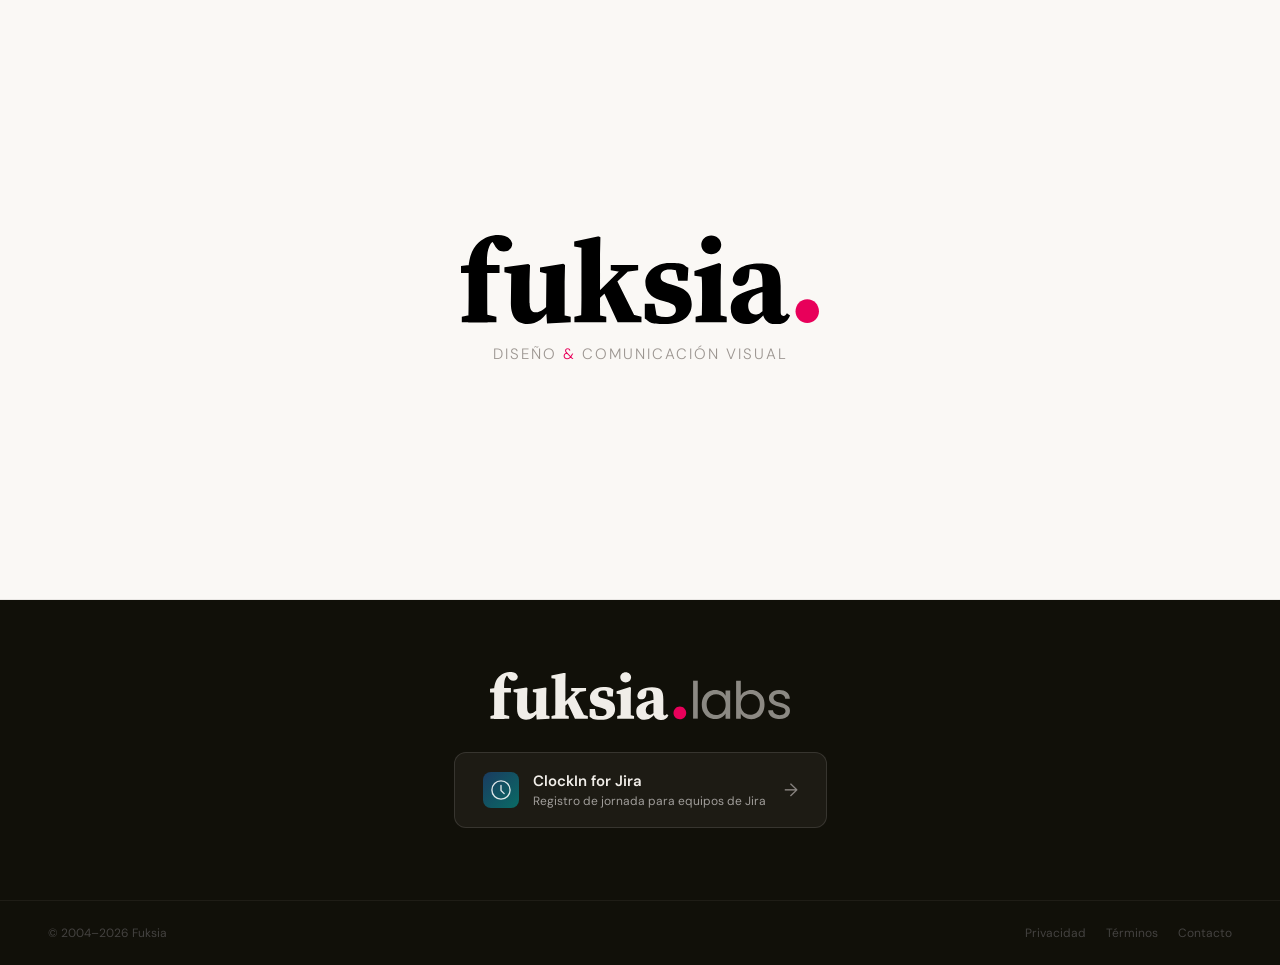
<file: index.html>
<!DOCTYPE html>
<html lang="es">
<head>
  <meta charset="UTF-8">
  <meta name="viewport" content="width=device-width, initial-scale=1.0">
  <title>Fuksia — Diseño & Comunicación Visual</title>
  <meta name="description" content="Fuksia: estudio de diseño y comunicación visual. Conoce también Fuksia Labs, nuestro estudio de software, y su primer producto, ClockIn for Jira.">
  <link rel="preconnect" href="https://fonts.googleapis.com">
  <link href="https://fonts.googleapis.com/css2?family=DM+Serif+Display:ital@0;1&family=DM+Sans:ital,opsz,wght@0,9..40,300;0,9..40,400;0,9..40,500;0,9..40,600;1,9..40,300&display=swap" rel="stylesheet">
  <link rel="icon" href="/favicon.ico">
  <style>
    *, *::before, *::after { box-sizing: border-box; margin: 0; padding: 0; }
    html { scroll-behavior: smooth; }
    body {
      background: #faf8f5;
      color: #1a1410;
      font-family: 'DM Sans', system-ui, sans-serif;
      -webkit-font-smoothing: antialiased;
      min-height: 100vh;
      display: flex;
      flex-direction: column;
    }
    a { color: inherit; text-decoration: none; }
    a:hover { text-decoration: underline; text-underline-offset: 3px; }

    @keyframes fadeUp {
      from { opacity: 0; transform: translateY(20px); }
      to   { opacity: 1; transform: translateY(0); }
    }

    /* Sections */
    .section {
      display: flex;
      flex-direction: column;
      align-items: center;
      justify-content: center;
      padding: 48px;
      text-align: center;
    }

    .section-fuksia {
      height: 66.67vh;
      background: #faf8f5;
      border-bottom: 1px solid rgba(26,20,16,0.08);
      animation: fadeUp 0.9s ease 0.1s both;
    }

    .section-labs {
      height: 33.33vh;
      background: #111009;
      animation: fadeUp 0.9s ease 0.3s both;
      gap: 32px;
    }

    /* Fuksia logo */
    .logo-main {
      width: clamp(260px, 28vw, 560px);
      height: auto;
      display: block;
    }

    .tagline {
      margin-top: 20px;
      font-size: 15px;
      font-weight: 300;
      letter-spacing: 2px;
      text-transform: uppercase;
      color: #9b9590;
    }
    .tagline .amp { color: #e8005a; }

    /* Labs logo */
    .logo-labs-wrap {
      display: inline-flex;
      text-decoration: none;
    }
    .logo-labs-wrap:hover { text-decoration: none; }

    .logo-labs-svg {
      width: clamp(220px, 28vw, 300px);
      height: auto;
      display: block;
    }

    /* Product link */
    .product-link {
      display: inline-flex;
      align-items: center;
      gap: 14px;
      padding: 18px 28px;
      background: rgba(240,237,232,0.05);
      border: 1px solid rgba(240,237,232,0.12);
      border-radius: 12px;
      color: #f0ede8;
      font-size: 15px;
      font-weight: 400;
      transition: border-color 0.25s, background 0.25s;
      text-decoration: none;
    }
    .product-link:hover {
      border-color: rgba(232,0,90,0.4);
      background: rgba(232,0,90,0.06);
      text-decoration: none;
    }

    .product-link-icon {
      width: 36px;
      height: 36px;
      border-radius: 8px;
      background: linear-gradient(135deg, #1a3b60, #0a6b65);
      display: flex;
      align-items: center;
      justify-content: center;
      flex-shrink: 0;
    }

    .product-link-text {
      display: flex;
      flex-direction: column;
      align-items: flex-start;
      gap: 2px;
    }
    .product-link-name { font-weight: 600; font-size: 15px; color: #f0ede8; }
    .product-link-sub  { font-size: 12px; color: #a09d9a; }
    .product-link-arrow { color: #888480; font-size: 18px; margin-left: 4px; }

    /* Footer */
    footer {
      padding: 24px 48px;
      display: flex;
      align-items: center;
      justify-content: space-between;
      background: #111009;
      border-top: 1px solid rgba(240,237,232,0.06);
    }
    footer span { font-size: 12px; color: #444240; }
    footer a { font-size: 12px; color: #444240; }
    footer a:hover { color: #8b8880; text-decoration: none; }
    .footer-links { display: flex; gap: 20px; }
  </style>
</head>
<body>

  <!-- FUKSIA -->
  <section class="section section-fuksia">
    <img class="logo-main" src="/logo.svg" alt="fuksia." width="183" height="45">
    <p class="tagline">diseño <span class="amp">&amp;</span> comunicación visual</p>
  </section>

  <!-- FUKSIA LABS -->
  <section class="section section-labs">
    <a class="logo-labs-wrap" href="/labs.html">
      <svg class="logo-labs-svg" viewBox="0 0 283 45.1" xmlns="http://www.w3.org/2000/svg" role="img" aria-label="Fuksia Labs">
        <g fill="#f0ede8">
          <path d="M3.9,19.3H0v-3.6l7.1-.9-3.3,1.7c.6-6.9,2.6-10.3,5.1-12.6C12.1,1.1,15.6,0,19,0s6.4,1.1,7.2,4.3c0,2.3-1.6,4-4.3,4s-3.7-1.2-5.4-4.3l-1.5-2,5.9-1.3.6,1.8c-.5-.4-.3-.8-1-.8-2.1,0-4.7,1.7-5.5,3-1.7,2.8-2,7-1.6,13.7v13.3c0,4.2,0,8.4.2,12.6H3.7c.1-4.2.2-8.4.2-12.6v-12.3ZM18.1,41.4v2.8H.4v-2.8l5.9-1.2h6.1l5.6,1.2ZM19.7,15.2v4.1h-11v-4.1h11Z"/>
          <path d="M35.1,34.3c0,3.7,1.2,4.9,3.3,4.9s5.3-2.4,7.1-4.9h2.3v4h-3.9l1.9-1.7c-2.9,5.4-6.9,8.5-11.8,8.5s-8.6-2.9-8.5-10.8l.2-16.1,1.9,1.9-5.4-1.2v-2.5l12.2-1.7.9.6-.3,8.5v10.6ZM44,44.8l-.5-7.1.2-19.7,1.9,2-5.2-1.2v-2.3l11.9-1.9.9.6-.2,8.5v19.9l-4-3.7,7.1,1.5v2.8l-12.3.6Z"/>
          <path d="M70.3.6l1,.6-.2,8.4v21.5c0,4,0,10.5.2,13h-9.9c.1-2.6.2-9,.2-12.6V6.4l-3.7-.6v-2.5l12.6-2.7ZM74.3,41.4v2.8h-16.3v-2.8l5.6-1.2h4.6l6.1,1.2ZM88.9,15.2l-22.9,21.4v-3.7l18.1-17.7h4.7ZM84.2,39.4l8.1,2v2.8h-12.2l-7.3-15.7,6.7-6,10.4,20.7-5.6-3.8ZM82.6,18.9l-6-1v-2.7h14v2.7l-6.7.9h-1.4Z"/>
          <path d="M94,42.3v-7.4h5l1.4,8-3.4-1.2v-2.5c2.6,1.6,4.7,2.4,7.5,2.4s5.4-1.1,5.4-3.5-1.1-3.1-5.1-4.3l-3.2-.9c-4.6-1.4-7.3-4.4-7.3-8.9s4.4-9.8,12.5-9.8,6.4.9,9.5,2.4l-.4,6.6h-4.8l-1.7-7.4,3.3,1.4v2.2c-2.1-1.4-3.4-1.9-6.1-1.9s-4.5,1.2-4.5,3.4.9,2.8,5,4.1l2.9.8c5.7,1.7,8,4.8,8,9.3,0,6.3-5.1,10-13.6,10s-7.3-.9-10.4-2.8Z"/>
          <path d="M123.1,44.2c.1-2.7.2-8.9.2-12.6v-2.9c0-3.3,0-5.2-.2-7.6l-3.7-.5v-2.4l12.6-4,1,.6-.2,8.7v8c0,3.7,0,9.9.2,12.6h-9.9ZM135.9,41.4v2.8h-15.9v-2.8l5.6-1.2h4.5l5.8,1.2ZM122.9,5c0-2.8,2.3-4.8,5.1-4.8s5.1,2,5.1,4.8-2.3,4.8-5.1,4.8-5.1-2-5.1-4.8Z"/>
          <path d="M149.6,27.5c2.5-.7,6.7-1.9,9.6-2.5v2.5c-2.8.7-6.1,1.6-7.8,2.4-2.7,1.1-4.5,3.2-4.5,6s1.6,4.4,3.6,4.4,2.1-.5,4-1.9l2.4-1.8.6.9-2.5,2.7c-2.9,3.1-4.8,4.9-9.1,4.9s-7.9-2.7-7.9-7.7,2.4-7.3,11.6-10ZM154.2,39.3v-15c0-5.3-1-6.9-4.9-6.9s-3,.2-5.6.9l4.1-2.3-.4,4.2c-.2,4-2.1,5.6-4.4,5.6s-3.6-1-4-3c.3-5,5.1-8.4,13.8-8.4s10.7,3.3,10.7,11.3v13.5c0,1.2.5,1.8,1.4,1.8s1.1-.3,1.8-1.3l1.6,1.1c-1.4,3.3-3.6,4.5-7.2,4.5s-6.3-2.1-6.8-5.8Z"/>
        </g>
        <path fill="#e8005a" d="M173.1,38.7c0-3.3,2.6-6.1,6-6.1s6,2.8,6,6.1-2.6,5.9-6,5.9-6-2.7-6-5.9Z"/>
        <g fill="#f0ede8" fill-opacity=".55">
          <path d="M196,8.2v35.8h-4.4V8.2h4.4Z"/>
          <path d="M201.5,23.5c1.1-2,2.6-3.6,4.5-4.8,1.9-1.1,4.1-1.7,6.4-1.7s4.3.5,6,1.5c1.7,1,3,2.3,3.8,3.8v-4.8h4.4v26.5h-4.4v-4.9c-.9,1.5-2.2,2.8-3.9,3.8-1.7,1-3.7,1.5-6,1.5s-4.5-.6-6.4-1.7c-1.9-1.2-3.4-2.8-4.5-4.9-1.1-2.1-1.6-4.5-1.6-7.2s.5-5.1,1.6-7.1ZM221.1,25.5c-.8-1.5-1.9-2.6-3.3-3.4-1.4-.8-2.9-1.2-4.5-1.2s-3.1.4-4.5,1.2c-1.4.8-2.4,1.9-3.2,3.4-.8,1.5-1.2,3.2-1.2,5.2s.4,3.8,1.2,5.3c.8,1.5,1.9,2.6,3.2,3.4,1.4.8,2.9,1.2,4.5,1.2s3.2-.4,4.5-1.2c1.4-.8,2.5-1.9,3.3-3.4.8-1.5,1.2-3.2,1.2-5.2s-.4-3.7-1.2-5.2Z"/>
          <path d="M240.6,18.6c1.7-1,3.7-1.5,5.9-1.5s4.5.6,6.4,1.7c1.9,1.1,3.4,2.7,4.5,4.8,1.1,2,1.6,4.4,1.6,7.1s-.5,5.1-1.6,7.2c-1.1,2.1-2.6,3.7-4.5,4.9-1.9,1.2-4.1,1.7-6.4,1.7s-4.3-.5-6-1.5c-1.7-1-3-2.3-3.9-3.8v4.9h-4.4V8.2h4.4v14.2c.9-1.6,2.2-2.9,4-3.9ZM253.4,25.4c-.8-1.5-1.9-2.6-3.3-3.4-1.4-.8-2.9-1.2-4.5-1.2s-3.1.4-4.5,1.2c-1.4.8-2.5,1.9-3.3,3.4-.8,1.5-1.2,3.2-1.2,5.2s.4,3.7,1.2,5.2c.8,1.5,1.9,2.6,3.3,3.4,1.4.8,2.9,1.2,4.5,1.2s3.2-.4,4.5-1.2c1.4-.8,2.5-1.9,3.3-3.4.8-1.5,1.2-3.3,1.2-5.3s-.4-3.7-1.2-5.2Z"/>
          <path d="M267.8,43.4c-1.6-.7-2.9-1.7-3.8-2.9-.9-1.2-1.5-2.7-1.5-4.3h4.5c.1,1.3.7,2.4,1.9,3.2s2.6,1.3,4.4,1.3,3-.4,4-1.1c1-.7,1.5-1.7,1.5-2.8s-.5-2-1.5-2.6c-1-.6-2.6-1.1-4.8-1.7-2-.5-3.6-1-4.8-1.6-1.2-.5-2.3-1.3-3.2-2.4-.9-1-1.3-2.4-1.3-4.1s.4-2.6,1.2-3.7c.8-1.1,2-2,3.4-2.7,1.5-.7,3.2-1,5.1-1,2.9,0,5.3.7,7.1,2.2,1.8,1.5,2.8,3.5,2.9,6.1h-4.4c0-1.4-.7-2.5-1.7-3.3-1-.8-2.4-1.3-4.1-1.3s-2.8.3-3.8,1c-.9.7-1.4,1.6-1.4,2.7s.3,1.6.8,2.2c.6.6,1.3,1,2.1,1.4.9.3,2,.7,3.6,1.1,1.9.5,3.4,1,4.6,1.5,1.2.5,2.2,1.2,3.1,2.2.9,1,1.3,2.3,1.3,3.9,0,1.5-.4,2.8-1.2,3.9-.8,1.2-1.9,2.1-3.4,2.7-1.5.7-3.2,1-5.1,1s-3.9-.3-5.5-1Z"/>
        </g>
      </svg>
    </a>

    <a class="product-link" href="/labs.html">
      <div class="product-link-icon">
        <svg width="20" height="20" viewBox="0 0 22 22" fill="none">
          <circle cx="11" cy="11" r="10" stroke="rgba(255,255,255,0.85)" stroke-width="1.5"/>
          <path d="M11 6v5.5l3.5 3.5" stroke="rgba(255,255,255,0.85)" stroke-width="1.5" stroke-linecap="round" stroke-linejoin="round"/>
        </svg>
      </div>
      <div class="product-link-text">
        <span class="product-link-name">ClockIn for Jira</span>
        <span class="product-link-sub">Registro de jornada para equipos de Jira</span>
      </div>
      <span class="product-link-arrow">→</span>
    </a>
  </section>

  <!-- FOOTER -->
  <footer>
    <span>© 2004–2026 Fuksia</span>
    <div class="footer-links">
      <a href="/es/privacy.html">Privacidad</a>
      <a href="/es/terms.html">Términos</a>
      <a href="mailto:info@fuksia.com">Contacto</a>
    </div>
  </footer>

</body>
</html>
</file>
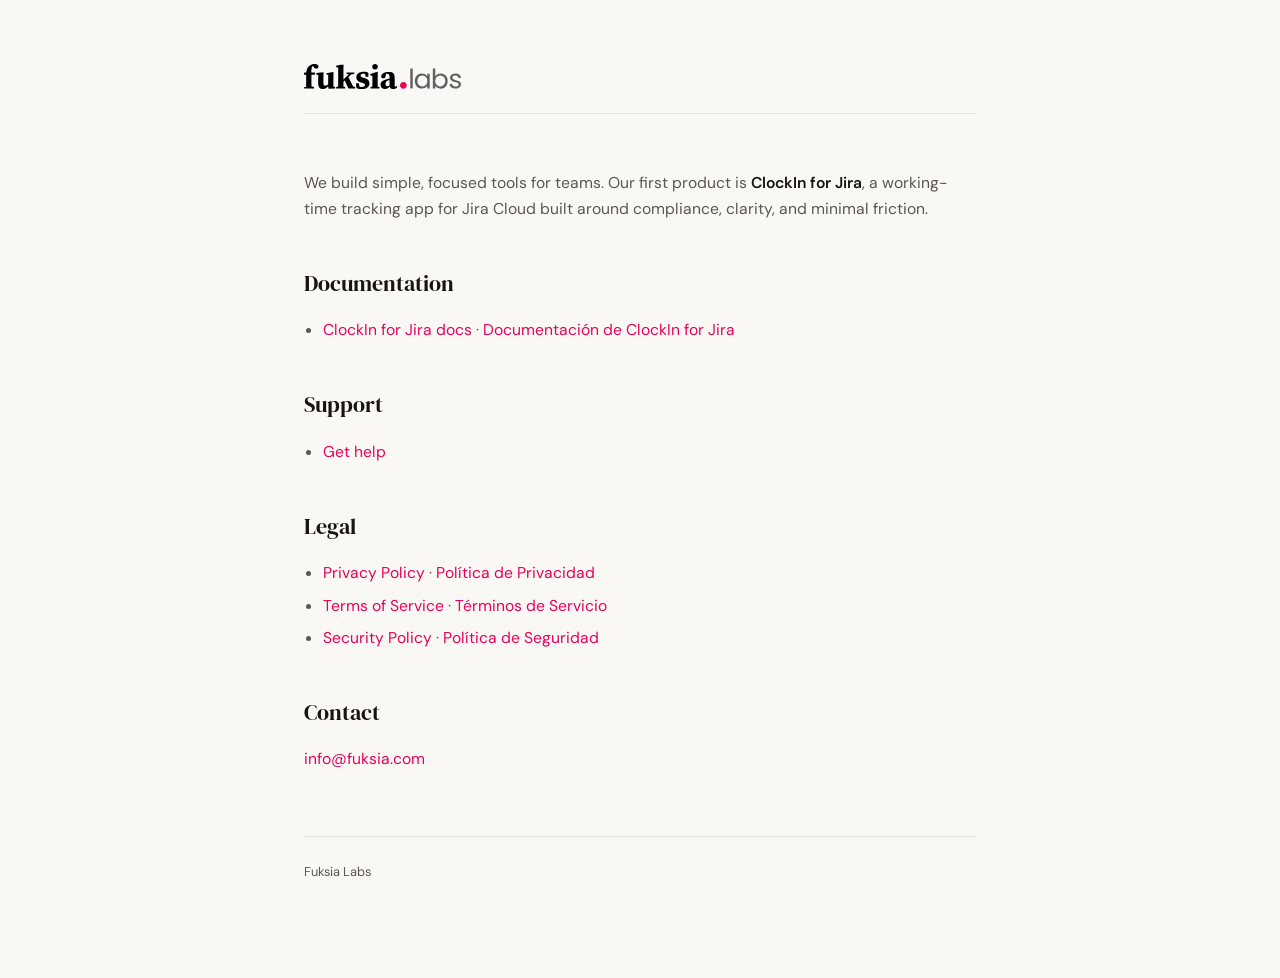
<file: labs.html>
<!DOCTYPE html>
<html lang="en">
<head>
<meta charset="UTF-8">
<meta name="viewport" content="width=device-width, initial-scale=1.0">
<title>Fuksia Labs</title>
<meta name="description" content="Fuksia Labs is an independent software studio. Our first product, ClockIn for Jira, is a working-time tracking app built for compliance and clarity.">
<meta property="og:title" content="Fuksia Labs">
<meta property="og:description" content="Fuksia Labs is an independent software studio. Our first product, ClockIn for Jira, is a working-time tracking app built for compliance and clarity.">
<meta property="og:type" content="website">
<meta property="og:url" content="https://www.fuksia.com/labs.html">
<meta name="twitter:card" content="summary">
<link rel="preconnect" href="https://fonts.googleapis.com">
<link rel="preconnect" href="https://fonts.gstatic.com" crossorigin>
<link href="https://fonts.googleapis.com/css2?family=DM+Serif+Display&family=DM+Sans:wght@400;500;600&display=swap" rel="stylesheet">
<link rel="stylesheet" href="/style.css">
<link rel="icon" href="/favicon.ico">
</head>
<body>
<div class="wrap">
  <header class="top">
    <a class="brand" href="/"><img src="/logo-labs.svg" alt="Fuksia Labs" width="283" height="45" class="brand-logo"></a>
  </header>

  <p>We build simple, focused tools for teams. Our first product is <strong>ClockIn for Jira</strong>, a working-time tracking app for Jira Cloud built around compliance, clarity, and minimal friction.</p>

  <h2>Documentation</h2>
  <ul>
    <li><a href="/en/docs.html">ClockIn for Jira docs</a> · <a href="/es/docs.html">Documentación de ClockIn for Jira</a></li>
  </ul>

  <h2>Support</h2>
  <ul>
    <li><a href="/en/support.html">Get help</a></li>
  </ul>

  <h2>Legal</h2>
  <ul>
    <li><a href="/en/privacy.html">Privacy Policy</a> · <a href="/es/privacy.html">Política de Privacidad</a></li>
    <li><a href="/en/terms.html">Terms of Service</a> · <a href="/es/terms.html">Términos de Servicio</a></li>
    <li><a href="/en/security.html">Security Policy</a> · <a href="/es/security.html">Política de Seguridad</a></li>
  </ul>

  <h2>Contact</h2>
  <p><a href="mailto:info@fuksia.com">info@fuksia.com</a></p>

  <footer class="bottom">Fuksia Labs</footer>
</div>
</body>
</html>
</file>
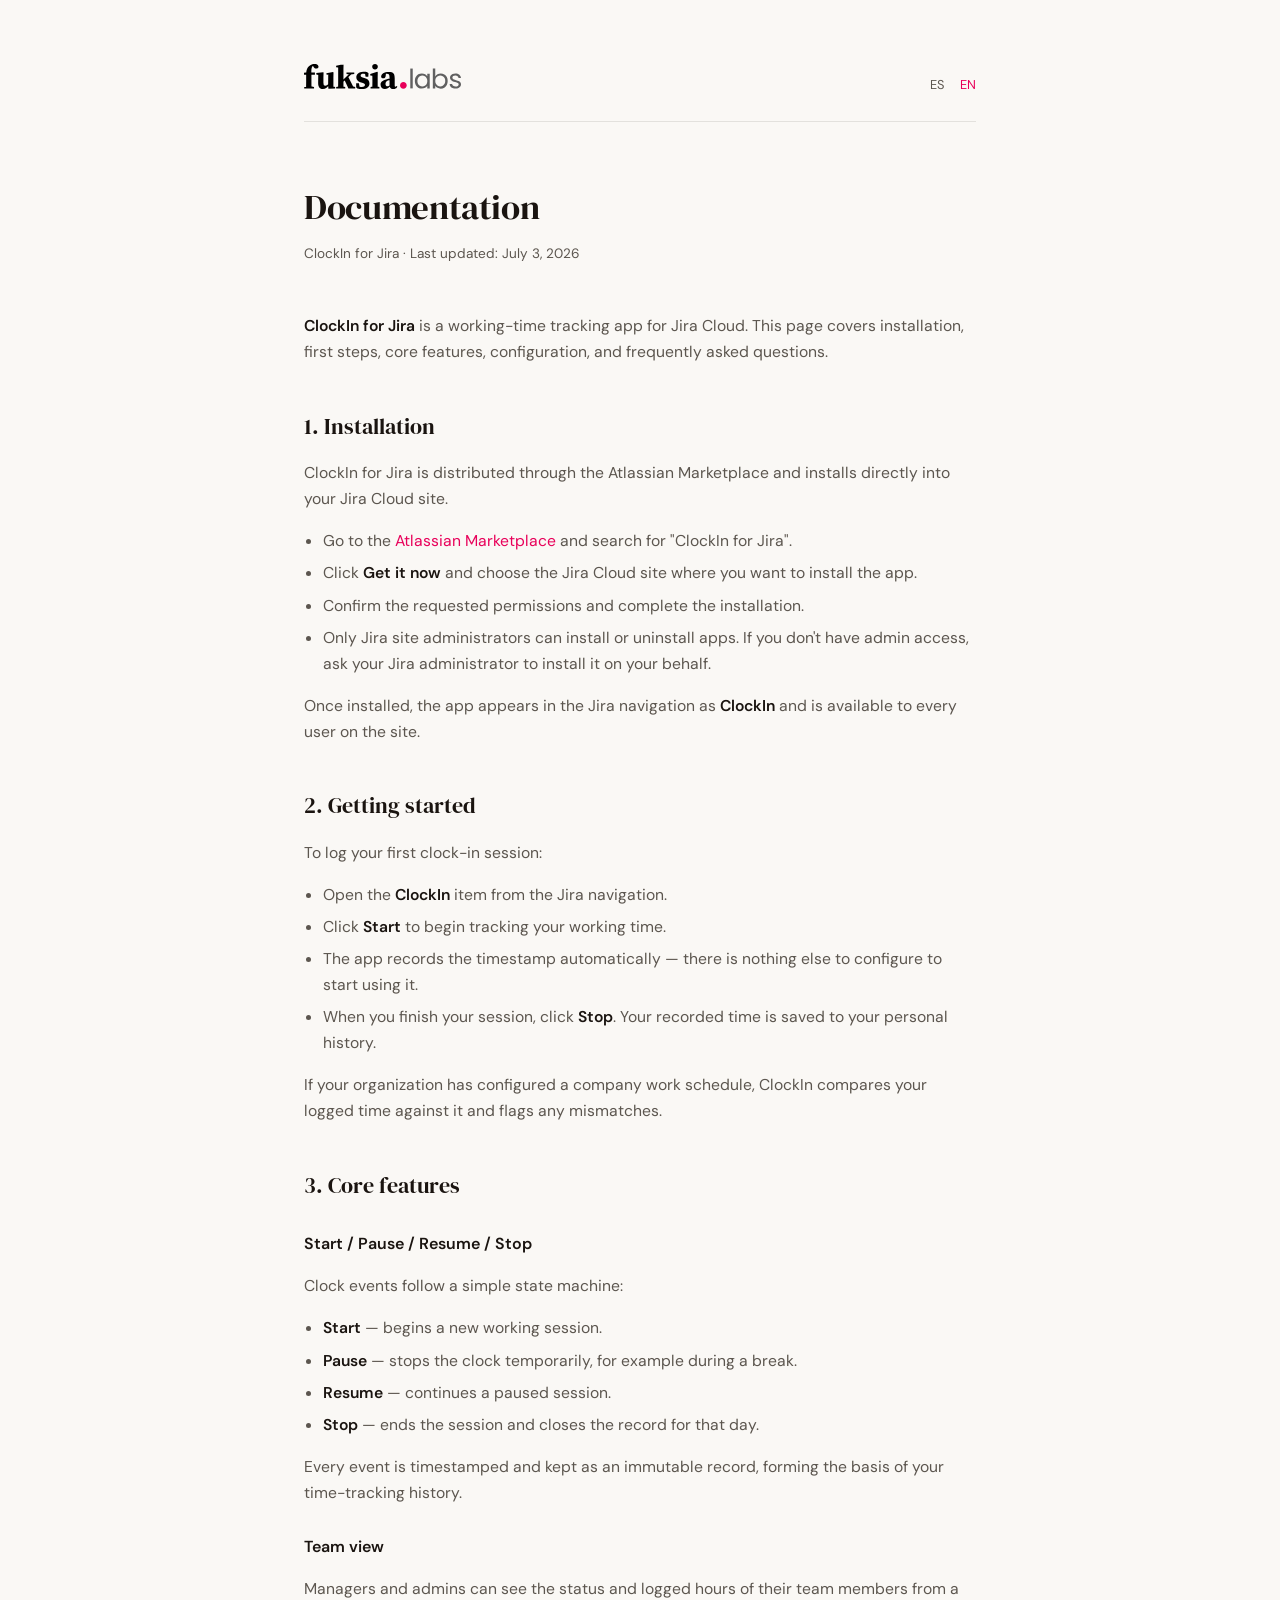
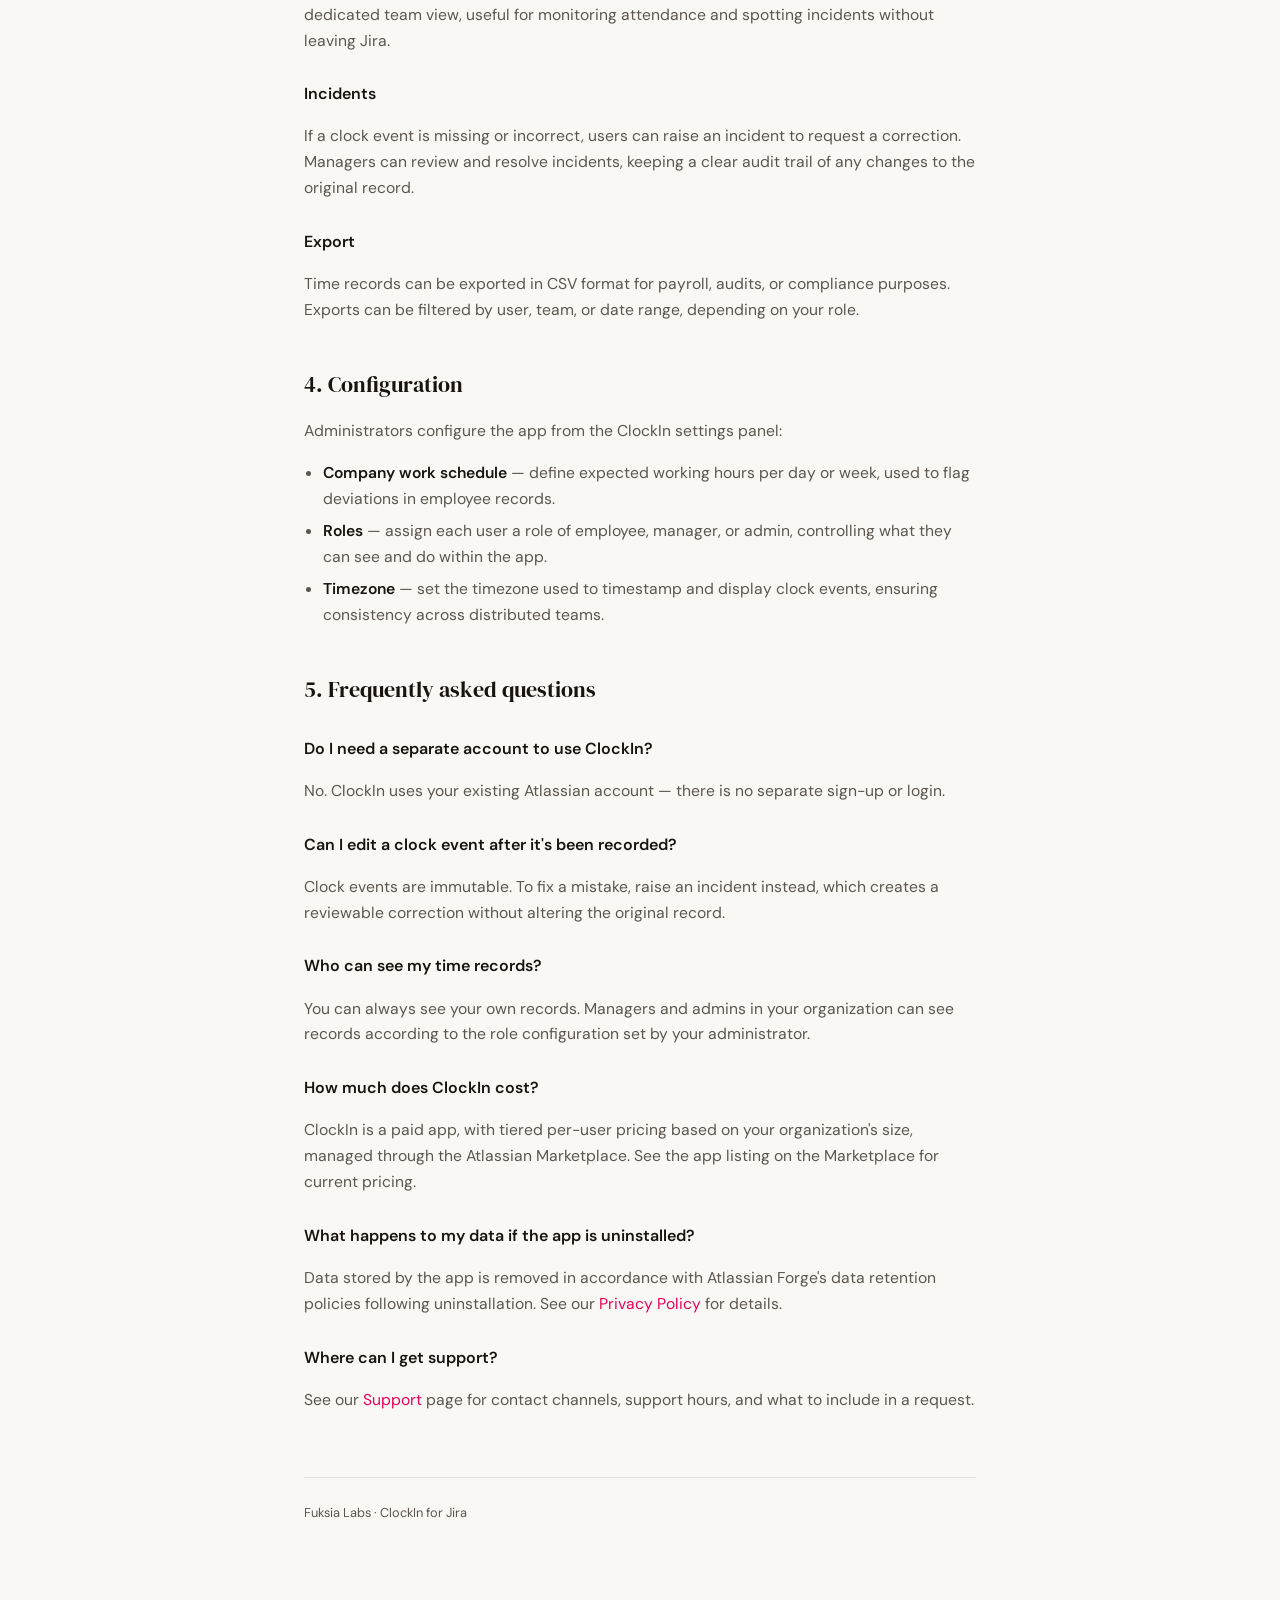
<file: en/docs.html>
<!DOCTYPE html>
<html lang="en">
<head>
<meta charset="UTF-8">
<meta name="viewport" content="width=device-width, initial-scale=1.0">
<title>Documentation — ClockIn for Jira | Fuksia Labs</title>
<meta name="description" content="Documentation for ClockIn for Jira: installation, getting started, core features, configuration, and answers to frequently asked questions.">
<meta property="og:title" content="Documentation — ClockIn for Jira | Fuksia Labs">
<meta property="og:description" content="Documentation for ClockIn for Jira: installation, getting started, core features, configuration, and answers to frequently asked questions.">
<meta property="og:type" content="website">
<meta property="og:url" content="https://www.fuksia.com/en/docs.html">
<meta name="twitter:card" content="summary">
<link rel="preconnect" href="https://fonts.googleapis.com">
<link rel="preconnect" href="https://fonts.gstatic.com" crossorigin>
<link href="https://fonts.googleapis.com/css2?family=DM+Serif+Display&family=DM+Sans:wght@400;500;600&display=swap" rel="stylesheet">
<link rel="stylesheet" href="/style.css">
<link rel="icon" href="/favicon.ico">
<link rel="canonical" href="https://www.fuksia.com/en/docs.html">
<link rel="alternate" hreflang="en" href="https://www.fuksia.com/en/docs.html">
<link rel="alternate" hreflang="es" href="https://www.fuksia.com/es/docs.html">
<link rel="alternate" hreflang="x-default" href="https://www.fuksia.com/en/docs.html">
</head>
<body>
<div class="wrap">
  <header class="top">
    <a class="brand" href="/labs.html"><img src="/logo-labs.svg" alt="Fuksia Labs" width="283" height="45" class="brand-logo"></a>
    <span class="lang-switch">
      <a href="/es/docs.html">ES</a>
      <a href="/en/docs.html" class="active">EN</a>
    </span>
  </header>

  <h1>Documentation</h1>
  <div class="meta">ClockIn for Jira · Last updated: July 3, 2026</div>

  <p><strong>ClockIn for Jira</strong> is a working-time tracking app for Jira Cloud. This page covers installation, first steps, core features, configuration, and frequently asked questions.</p>

  <h2>1. Installation</h2>
  <p>ClockIn for Jira is distributed through the Atlassian Marketplace and installs directly into your Jira Cloud site.</p>
  <ul>
    <li>Go to the <a href="https://marketplace.atlassian.com" target="_blank">Atlassian Marketplace</a> and search for "ClockIn for Jira".</li>
    <li>Click <strong>Get it now</strong> and choose the Jira Cloud site where you want to install the app.</li>
    <li>Confirm the requested permissions and complete the installation.</li>
    <li>Only Jira site administrators can install or uninstall apps. If you don't have admin access, ask your Jira administrator to install it on your behalf.</li>
  </ul>
  <p>Once installed, the app appears in the Jira navigation as <strong>ClockIn</strong> and is available to every user on the site.</p>

  <h2>2. Getting started</h2>
  <p>To log your first clock-in session:</p>
  <ul>
    <li>Open the <strong>ClockIn</strong> item from the Jira navigation.</li>
    <li>Click <strong>Start</strong> to begin tracking your working time.</li>
    <li>The app records the timestamp automatically — there is nothing else to configure to start using it.</li>
    <li>When you finish your session, click <strong>Stop</strong>. Your recorded time is saved to your personal history.</li>
  </ul>
  <p>If your organization has configured a company work schedule, ClockIn compares your logged time against it and flags any mismatches.</p>

  <h2>3. Core features</h2>

  <h3>Start / Pause / Resume / Stop</h3>
  <p>Clock events follow a simple state machine:</p>
  <ul>
    <li><strong>Start</strong> — begins a new working session.</li>
    <li><strong>Pause</strong> — stops the clock temporarily, for example during a break.</li>
    <li><strong>Resume</strong> — continues a paused session.</li>
    <li><strong>Stop</strong> — ends the session and closes the record for that day.</li>
  </ul>
  <p>Every event is timestamped and kept as an immutable record, forming the basis of your time-tracking history.</p>

  <h3>Team view</h3>
  <p>Managers and admins can see the status and logged hours of their team members from a dedicated team view, useful for monitoring attendance and spotting incidents without leaving Jira.</p>

  <h3>Incidents</h3>
  <p>If a clock event is missing or incorrect, users can raise an incident to request a correction. Managers can review and resolve incidents, keeping a clear audit trail of any changes to the original record.</p>

  <h3>Export</h3>
  <p>Time records can be exported in CSV format for payroll, audits, or compliance purposes. Exports can be filtered by user, team, or date range, depending on your role.</p>

  <h2>4. Configuration</h2>
  <p>Administrators configure the app from the ClockIn settings panel:</p>
  <ul>
    <li><strong>Company work schedule</strong> — define expected working hours per day or week, used to flag deviations in employee records.</li>
    <li><strong>Roles</strong> — assign each user a role of employee, manager, or admin, controlling what they can see and do within the app.</li>
    <li><strong>Timezone</strong> — set the timezone used to timestamp and display clock events, ensuring consistency across distributed teams.</li>
  </ul>

  <h2>5. Frequently asked questions</h2>

  <h3>Do I need a separate account to use ClockIn?</h3>
  <p>No. ClockIn uses your existing Atlassian account — there is no separate sign-up or login.</p>

  <h3>Can I edit a clock event after it's been recorded?</h3>
  <p>Clock events are immutable. To fix a mistake, raise an incident instead, which creates a reviewable correction without altering the original record.</p>

  <h3>Who can see my time records?</h3>
  <p>You can always see your own records. Managers and admins in your organization can see records according to the role configuration set by your administrator.</p>

  <h3>How much does ClockIn cost?</h3>
  <p>ClockIn is a paid app, with tiered per-user pricing based on your organization's size, managed through the Atlassian Marketplace. See the app listing on the Marketplace for current pricing.</p>

  <h3>What happens to my data if the app is uninstalled?</h3>
  <p>Data stored by the app is removed in accordance with Atlassian Forge's data retention policies following uninstallation. See our <a href="/en/privacy.html">Privacy Policy</a> for details.</p>

  <h3>Where can I get support?</h3>
  <p>See our <a href="/en/support.html">Support</a> page for contact channels, support hours, and what to include in a request.</p>

  <footer class="bottom">Fuksia Labs · ClockIn for Jira</footer>
</div>
</body>
</html>
</file>
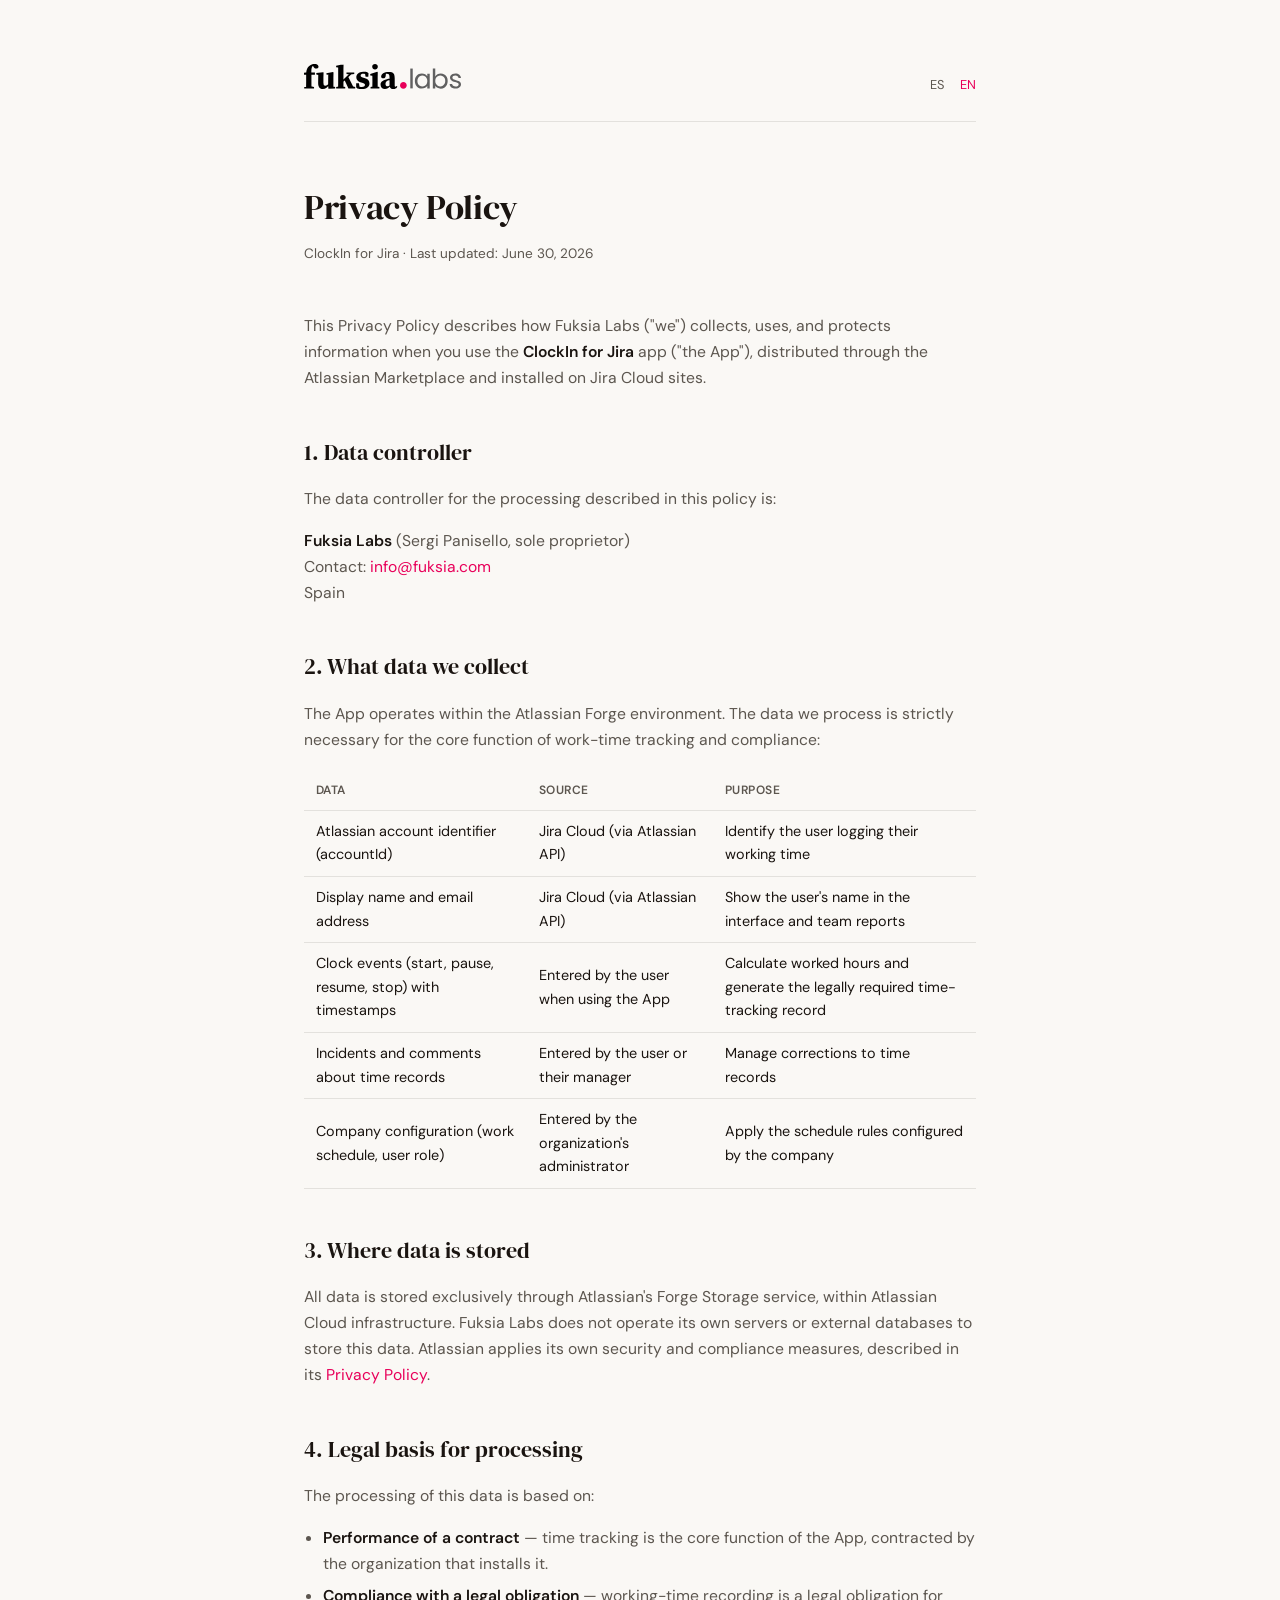
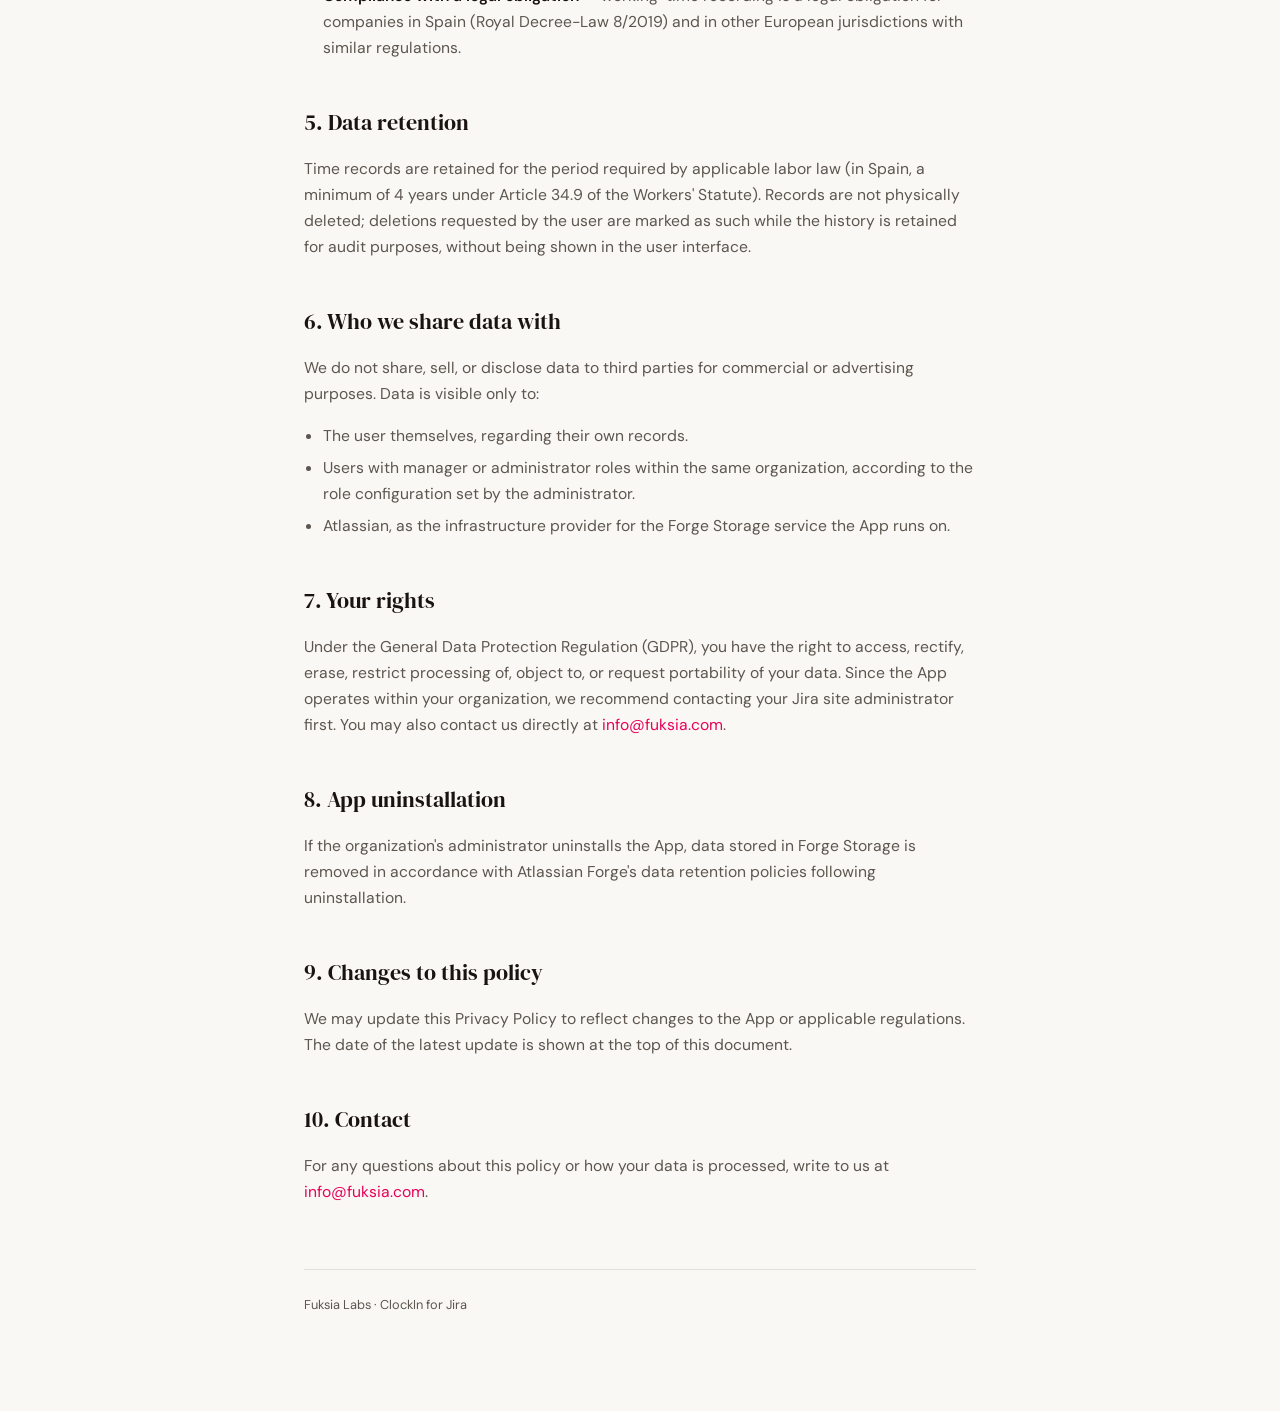
<file: en/privacy.html>
<!DOCTYPE html>
<html lang="en">
<head>
<meta charset="UTF-8">
<meta name="viewport" content="width=device-width, initial-scale=1.0">
<title>Privacy Policy — ClockIn for Jira | Fuksia Labs</title>
<meta name="description" content="Privacy Policy for ClockIn for Jira: what data we collect, why, where it&#39;s stored, retention periods, and your rights under the GDPR.">
<link rel="preconnect" href="https://fonts.googleapis.com">
<link rel="preconnect" href="https://fonts.gstatic.com" crossorigin>
<link href="https://fonts.googleapis.com/css2?family=DM+Serif+Display&family=DM+Sans:wght@400;500;600&display=swap" rel="stylesheet">
<link rel="stylesheet" href="/style.css">
<link rel="icon" href="/favicon.ico">
<link rel="canonical" href="https://www.fuksia.com/en/privacy.html">
<link rel="alternate" hreflang="en" href="https://www.fuksia.com/en/privacy.html">
<link rel="alternate" hreflang="es" href="https://www.fuksia.com/es/privacy.html">
<link rel="alternate" hreflang="x-default" href="https://www.fuksia.com/en/privacy.html">
</head>
<body>
<div class="wrap">
  <header class="top">
    <a class="brand" href="/labs.html"><img src="/logo-labs.svg" alt="Fuksia Labs" width="283" height="45" class="brand-logo"></a>
    <span class="lang-switch">
      <a href="/es/privacy.html">ES</a>
      <a href="/en/privacy.html" class="active">EN</a>
    </span>
  </header>

  <h1>Privacy Policy</h1>
  <div class="meta">ClockIn for Jira · Last updated: June 30, 2026</div>

  <p>This Privacy Policy describes how Fuksia Labs ("we") collects, uses, and protects information when you use the <strong>ClockIn for Jira</strong> app ("the App"), distributed through the Atlassian Marketplace and installed on Jira Cloud sites.</p>

  <h2>1. Data controller</h2>
  <p>The data controller for the processing described in this policy is:</p>
  <p>
    <strong>Fuksia Labs</strong> (Sergi Panisello, sole proprietor)<br>
    Contact: <a href="mailto:info@fuksia.com">info@fuksia.com</a><br>
    Spain
  </p>

  <h2>2. What data we collect</h2>
  <p>The App operates within the Atlassian Forge environment. The data we process is strictly necessary for the core function of work-time tracking and compliance:</p>
  <table>
    <tr><th>Data</th><th>Source</th><th>Purpose</th></tr>
    <tr><td>Atlassian account identifier (accountId)</td><td>Jira Cloud (via Atlassian API)</td><td>Identify the user logging their working time</td></tr>
    <tr><td>Display name and email address</td><td>Jira Cloud (via Atlassian API)</td><td>Show the user's name in the interface and team reports</td></tr>
    <tr><td>Clock events (start, pause, resume, stop) with timestamps</td><td>Entered by the user when using the App</td><td>Calculate worked hours and generate the legally required time-tracking record</td></tr>
    <tr><td>Incidents and comments about time records</td><td>Entered by the user or their manager</td><td>Manage corrections to time records</td></tr>
    <tr><td>Company configuration (work schedule, user role)</td><td>Entered by the organization's administrator</td><td>Apply the schedule rules configured by the company</td></tr>
  </table>

  <h2>3. Where data is stored</h2>
  <p>All data is stored exclusively through Atlassian's Forge Storage service, within Atlassian Cloud infrastructure. Fuksia Labs does not operate its own servers or external databases to store this data. Atlassian applies its own security and compliance measures, described in its <a href="https://www.atlassian.com/legal/privacy-policy" target="_blank">Privacy Policy</a>.</p>

  <h2>4. Legal basis for processing</h2>
  <p>The processing of this data is based on:</p>
  <ul>
    <li><strong>Performance of a contract</strong> — time tracking is the core function of the App, contracted by the organization that installs it.</li>
    <li><strong>Compliance with a legal obligation</strong> — working-time recording is a legal obligation for companies in Spain (Royal Decree-Law 8/2019) and in other European jurisdictions with similar regulations.</li>
  </ul>

  <h2>5. Data retention</h2>
  <p>Time records are retained for the period required by applicable labor law (in Spain, a minimum of 4 years under Article 34.9 of the Workers' Statute). Records are not physically deleted; deletions requested by the user are marked as such while the history is retained for audit purposes, without being shown in the user interface.</p>

  <h2>6. Who we share data with</h2>
  <p>We do not share, sell, or disclose data to third parties for commercial or advertising purposes. Data is visible only to:</p>
  <ul>
    <li>The user themselves, regarding their own records.</li>
    <li>Users with manager or administrator roles within the same organization, according to the role configuration set by the administrator.</li>
    <li>Atlassian, as the infrastructure provider for the Forge Storage service the App runs on.</li>
  </ul>

  <h2>7. Your rights</h2>
  <p>Under the General Data Protection Regulation (GDPR), you have the right to access, rectify, erase, restrict processing of, object to, or request portability of your data. Since the App operates within your organization, we recommend contacting your Jira site administrator first. You may also contact us directly at <a href="mailto:info@fuksia.com">info@fuksia.com</a>.</p>

  <h2>8. App uninstallation</h2>
  <p>If the organization's administrator uninstalls the App, data stored in Forge Storage is removed in accordance with Atlassian Forge's data retention policies following uninstallation.</p>

  <h2>9. Changes to this policy</h2>
  <p>We may update this Privacy Policy to reflect changes to the App or applicable regulations. The date of the latest update is shown at the top of this document.</p>

  <h2>10. Contact</h2>
  <p>For any questions about this policy or how your data is processed, write to us at <a href="mailto:info@fuksia.com">info@fuksia.com</a>.</p>

  <footer class="bottom">Fuksia Labs · ClockIn for Jira</footer>
</div>
</body>
</html>
</file>
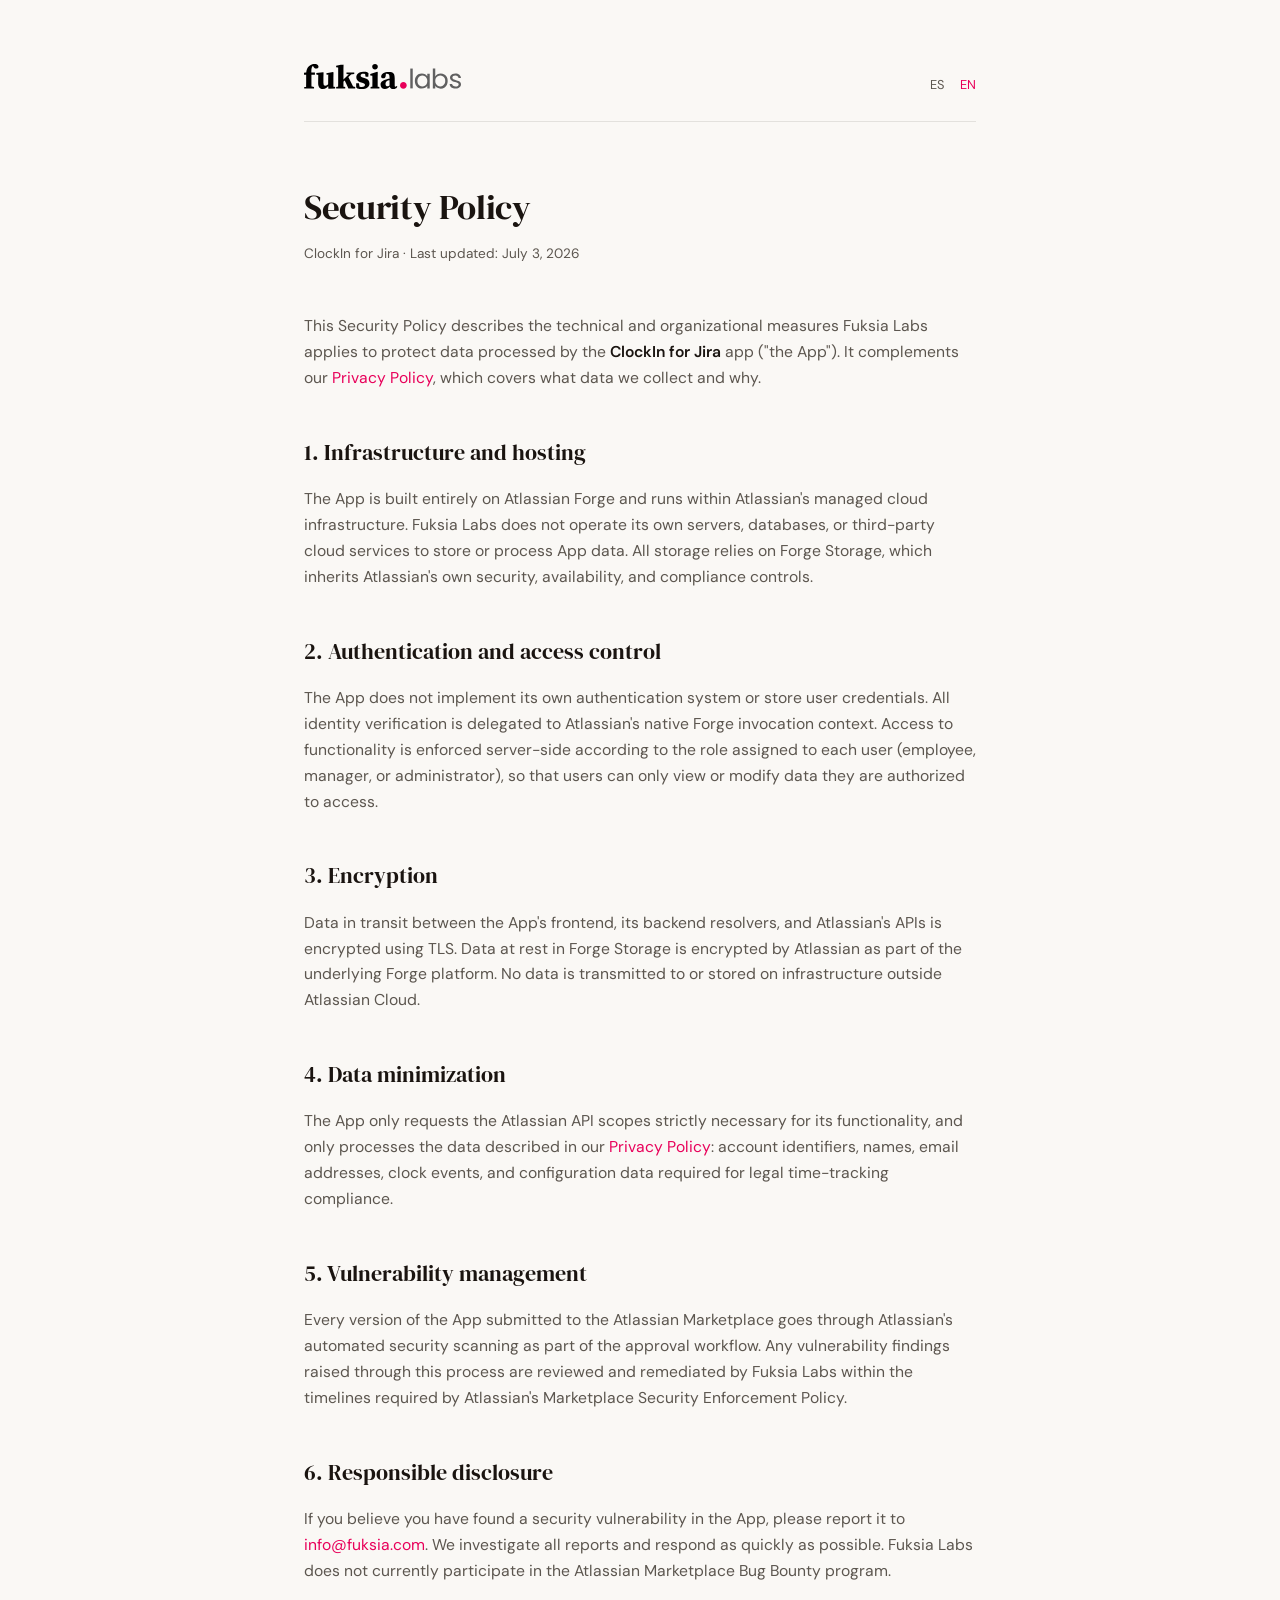
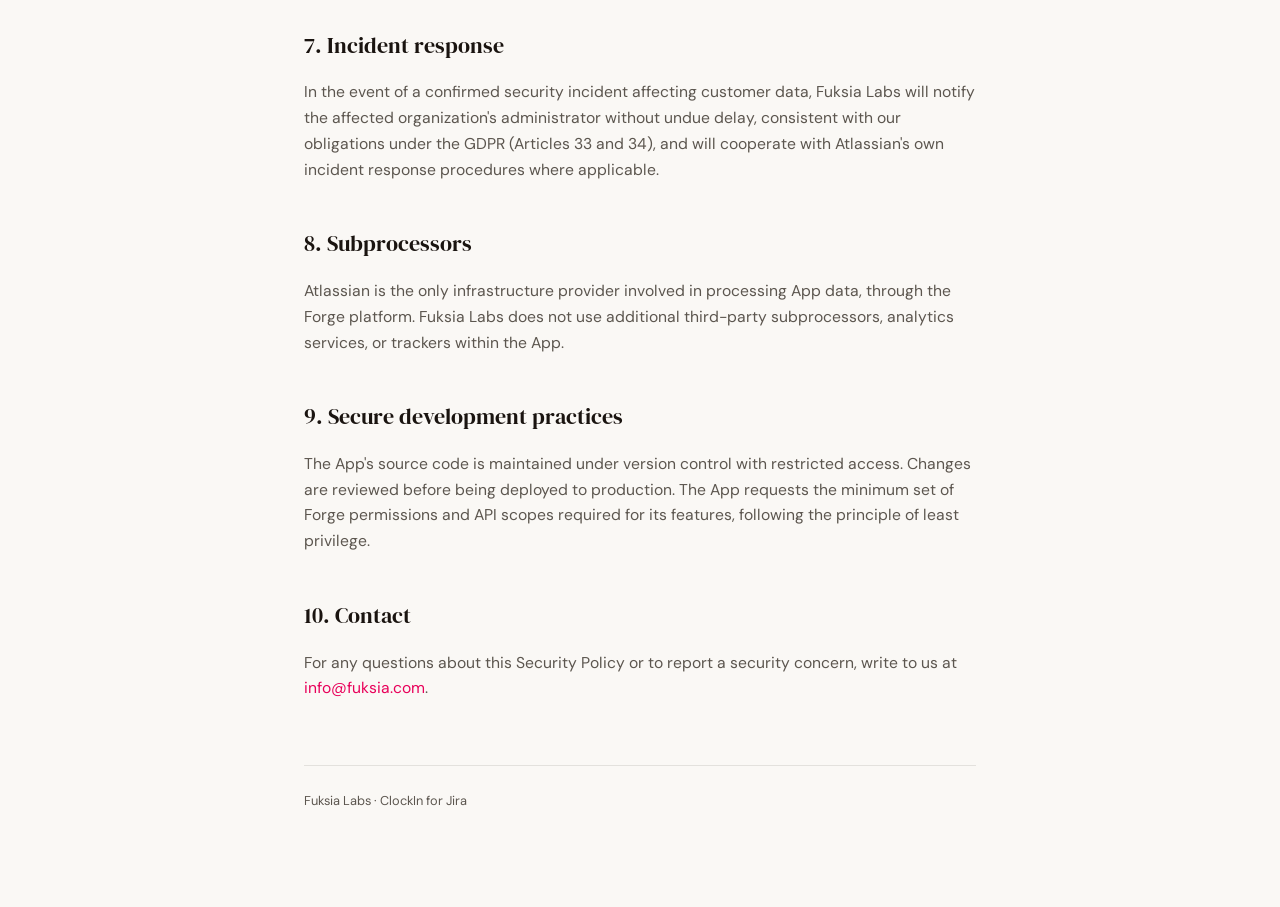
<file: en/security.html>
<!DOCTYPE html>
<html lang="en">
<head>
<meta charset="UTF-8">
<meta name="viewport" content="width=device-width, initial-scale=1.0">
<title>Security Policy — ClockIn for Jira | Fuksia Labs</title>
<meta name="description" content="Security Policy for ClockIn for Jira: infrastructure, encryption, access control, vulnerability management, and incident response practices.">
<link rel="preconnect" href="https://fonts.googleapis.com">
<link rel="preconnect" href="https://fonts.gstatic.com" crossorigin>
<link href="https://fonts.googleapis.com/css2?family=DM+Serif+Display&family=DM+Sans:wght@400;500;600&display=swap" rel="stylesheet">
<link rel="stylesheet" href="/style.css">
<link rel="icon" href="/favicon.ico">
<link rel="canonical" href="https://www.fuksia.com/en/security.html">
<link rel="alternate" hreflang="en" href="https://www.fuksia.com/en/security.html">
<link rel="alternate" hreflang="es" href="https://www.fuksia.com/es/security.html">
<link rel="alternate" hreflang="x-default" href="https://www.fuksia.com/en/security.html">
</head>
<body>
<div class="wrap">
  <header class="top">
    <a class="brand" href="/labs.html"><img src="/logo-labs.svg" alt="Fuksia Labs" width="283" height="45" class="brand-logo"></a>
    <span class="lang-switch">
      <a href="/es/security.html">ES</a>
      <a href="/en/security.html" class="active">EN</a>
    </span>
  </header>

  <h1>Security Policy</h1>
  <div class="meta">ClockIn for Jira · Last updated: July 3, 2026</div>

  <p>This Security Policy describes the technical and organizational measures Fuksia Labs applies to protect data processed by the <strong>ClockIn for Jira</strong> app ("the App"). It complements our <a href="/en/privacy.html">Privacy Policy</a>, which covers what data we collect and why.</p>

  <h2>1. Infrastructure and hosting</h2>
  <p>The App is built entirely on Atlassian Forge and runs within Atlassian's managed cloud infrastructure. Fuksia Labs does not operate its own servers, databases, or third-party cloud services to store or process App data. All storage relies on Forge Storage, which inherits Atlassian's own security, availability, and compliance controls.</p>

  <h2>2. Authentication and access control</h2>
  <p>The App does not implement its own authentication system or store user credentials. All identity verification is delegated to Atlassian's native Forge invocation context. Access to functionality is enforced server-side according to the role assigned to each user (employee, manager, or administrator), so that users can only view or modify data they are authorized to access.</p>

  <h2>3. Encryption</h2>
  <p>Data in transit between the App's frontend, its backend resolvers, and Atlassian's APIs is encrypted using TLS. Data at rest in Forge Storage is encrypted by Atlassian as part of the underlying Forge platform. No data is transmitted to or stored on infrastructure outside Atlassian Cloud.</p>

  <h2>4. Data minimization</h2>
  <p>The App only requests the Atlassian API scopes strictly necessary for its functionality, and only processes the data described in our <a href="/en/privacy.html">Privacy Policy</a>: account identifiers, names, email addresses, clock events, and configuration data required for legal time-tracking compliance.</p>

  <h2>5. Vulnerability management</h2>
  <p>Every version of the App submitted to the Atlassian Marketplace goes through Atlassian's automated security scanning as part of the approval workflow. Any vulnerability findings raised through this process are reviewed and remediated by Fuksia Labs within the timelines required by Atlassian's Marketplace Security Enforcement Policy.</p>

  <h2>6. Responsible disclosure</h2>
  <p>If you believe you have found a security vulnerability in the App, please report it to <a href="mailto:info@fuksia.com">info@fuksia.com</a>. We investigate all reports and respond as quickly as possible. Fuksia Labs does not currently participate in the Atlassian Marketplace Bug Bounty program.</p>

  <h2>7. Incident response</h2>
  <p>In the event of a confirmed security incident affecting customer data, Fuksia Labs will notify the affected organization's administrator without undue delay, consistent with our obligations under the GDPR (Articles 33 and 34), and will cooperate with Atlassian's own incident response procedures where applicable.</p>

  <h2>8. Subprocessors</h2>
  <p>Atlassian is the only infrastructure provider involved in processing App data, through the Forge platform. Fuksia Labs does not use additional third-party subprocessors, analytics services, or trackers within the App.</p>

  <h2>9. Secure development practices</h2>
  <p>The App's source code is maintained under version control with restricted access. Changes are reviewed before being deployed to production. The App requests the minimum set of Forge permissions and API scopes required for its features, following the principle of least privilege.</p>

  <h2>10. Contact</h2>
  <p>For any questions about this Security Policy or to report a security concern, write to us at <a href="mailto:info@fuksia.com">info@fuksia.com</a>.</p>

  <footer class="bottom">Fuksia Labs · ClockIn for Jira</footer>
</div>
</body>
</html>
</file>
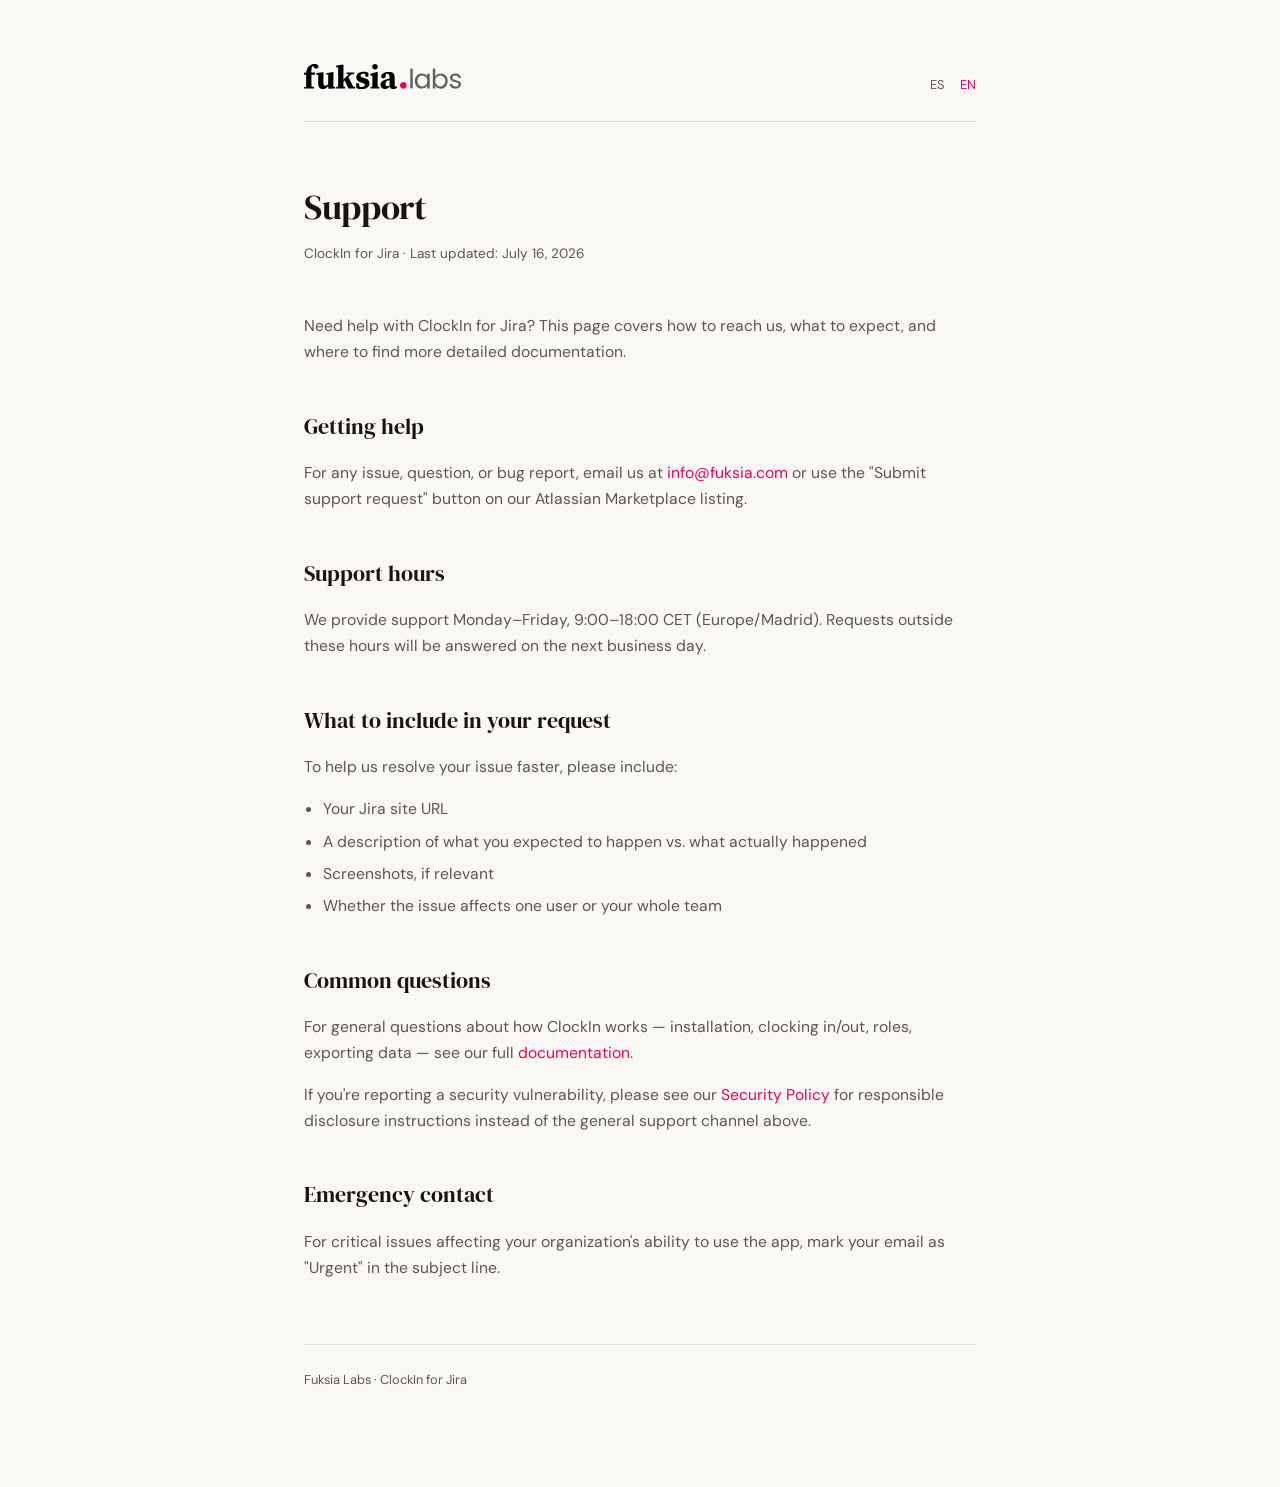
<file: en/support.html>
<!DOCTYPE html>
<html lang="en">
<head>
<meta charset="UTF-8">
<meta name="viewport" content="width=device-width, initial-scale=1.0">
<title>Support — ClockIn for Jira | Fuksia Labs</title>
<meta name="description" content="How to get support for ClockIn for Jira: contact channels, support hours, what to include in a request, and where to find more documentation.">
<meta property="og:title" content="Support — ClockIn for Jira | Fuksia Labs">
<meta property="og:description" content="How to get support for ClockIn for Jira: contact channels, support hours, what to include in a request, and where to find more documentation.">
<meta property="og:type" content="website">
<meta property="og:url" content="https://www.fuksia.com/en/support.html">
<meta name="twitter:card" content="summary">
<link rel="preconnect" href="https://fonts.googleapis.com">
<link rel="preconnect" href="https://fonts.gstatic.com" crossorigin>
<link href="https://fonts.googleapis.com/css2?family=DM+Serif+Display&family=DM+Sans:wght@400;500;600&display=swap" rel="stylesheet">
<link rel="stylesheet" href="/style.css">
<link rel="icon" href="/favicon.ico">
<link rel="canonical" href="https://www.fuksia.com/en/support.html">
<link rel="alternate" hreflang="en" href="https://www.fuksia.com/en/support.html">
<link rel="alternate" hreflang="es" href="https://www.fuksia.com/es/support.html">
<link rel="alternate" hreflang="x-default" href="https://www.fuksia.com/en/support.html">
</head>
<body>
<div class="wrap">
  <header class="top">
    <a class="brand" href="/labs.html"><img src="/logo-labs.svg" alt="Fuksia Labs" width="283" height="45" class="brand-logo"></a>
    <span class="lang-switch">
      <a href="/es/support.html">ES</a>
      <a href="/en/support.html" class="active">EN</a>
    </span>
  </header>

  <h1>Support</h1>
  <div class="meta">ClockIn for Jira · Last updated: July 16, 2026</div>

  <p>Need help with ClockIn for Jira? This page covers how to reach us, what to expect, and where to find more detailed documentation.</p>

  <h2>Getting help</h2>
  <p>For any issue, question, or bug report, email us at <a href="mailto:info@fuksia.com">info@fuksia.com</a> or use the "Submit support request" button on our Atlassian Marketplace listing.</p>

  <h2>Support hours</h2>
  <p>We provide support Monday–Friday, 9:00–18:00 CET (Europe/Madrid). Requests outside these hours will be answered on the next business day.</p>

  <h2>What to include in your request</h2>
  <p>To help us resolve your issue faster, please include:</p>
  <ul>
    <li>Your Jira site URL</li>
    <li>A description of what you expected to happen vs. what actually happened</li>
    <li>Screenshots, if relevant</li>
    <li>Whether the issue affects one user or your whole team</li>
  </ul>

  <h2>Common questions</h2>
  <p>For general questions about how ClockIn works — installation, clocking in/out, roles, exporting data — see our full <a href="/en/docs.html">documentation</a>.</p>
  <p>If you're reporting a security vulnerability, please see our <a href="/en/security.html">Security Policy</a> for responsible disclosure instructions instead of the general support channel above.</p>

  <h2>Emergency contact</h2>
  <p>For critical issues affecting your organization's ability to use the app, mark your email as "Urgent" in the subject line.</p>

  <footer class="bottom">Fuksia Labs · ClockIn for Jira</footer>
</div>
</body>
</html>
</file>
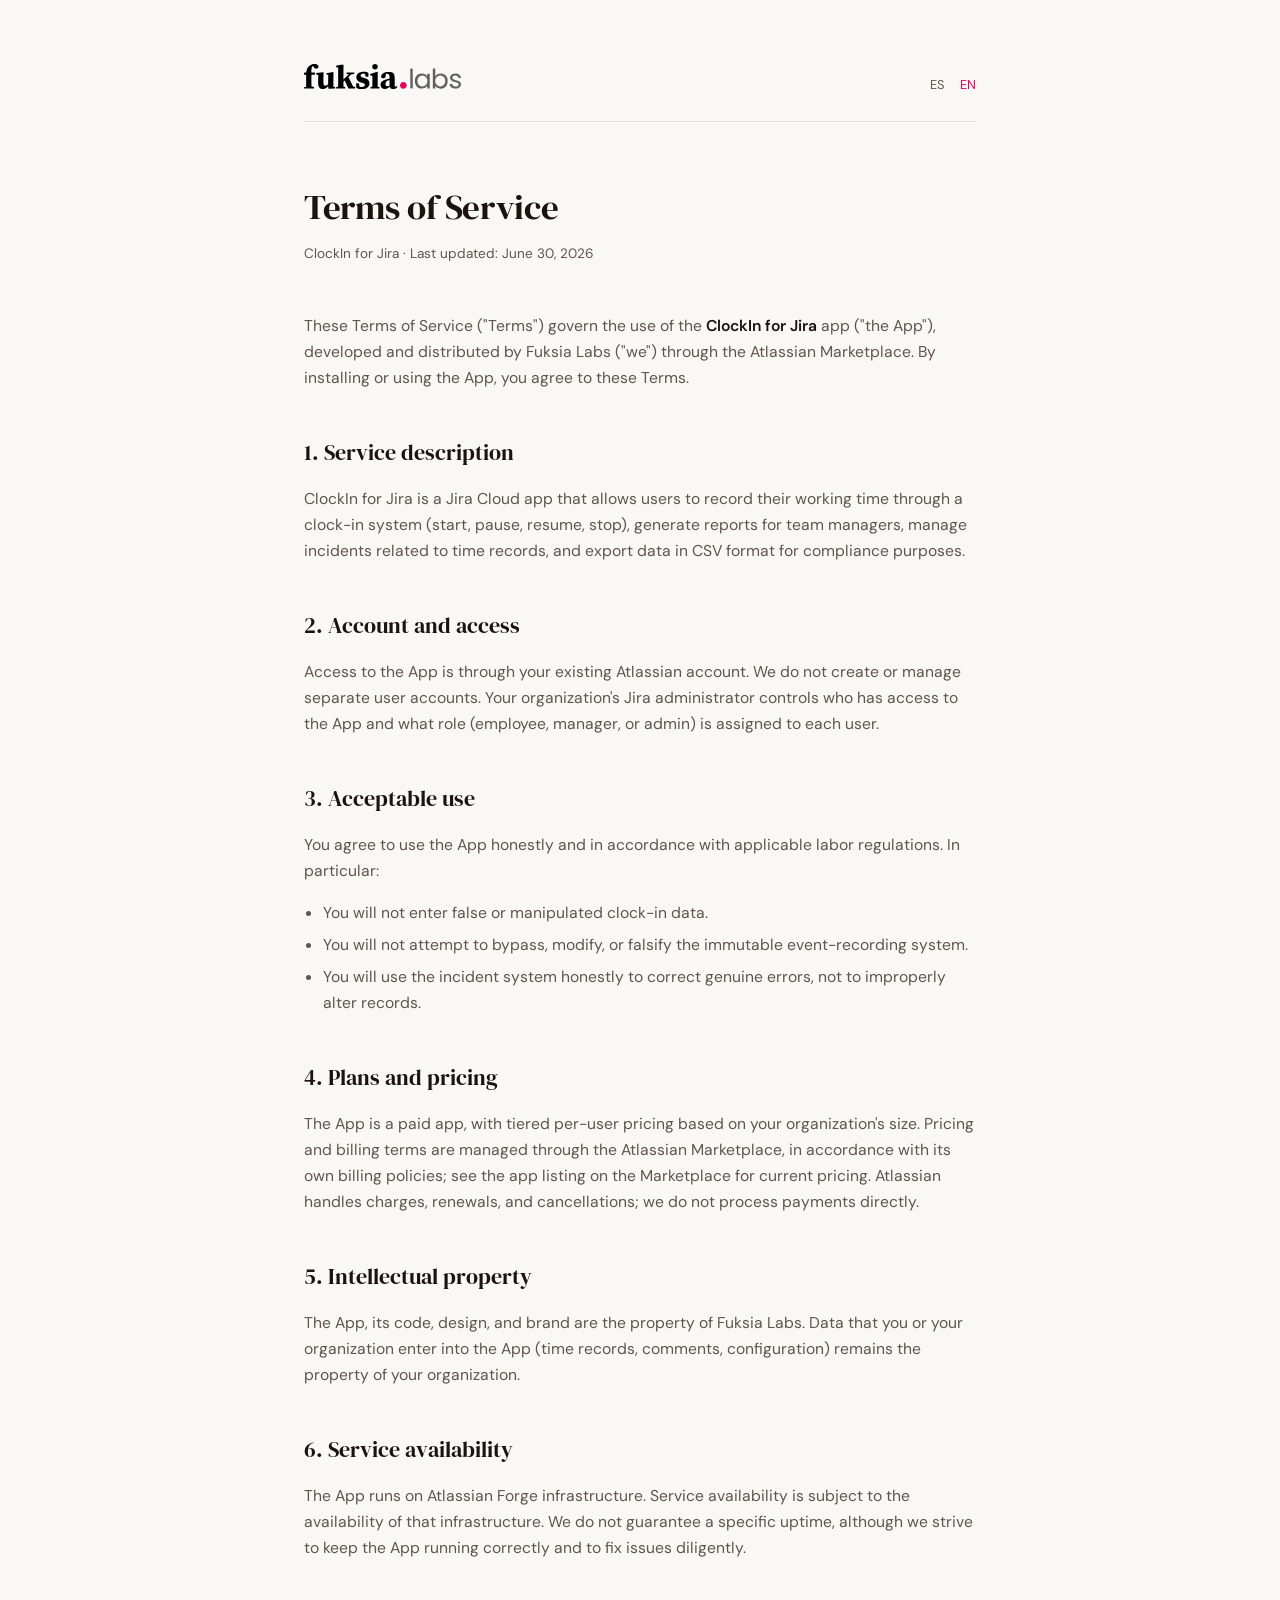
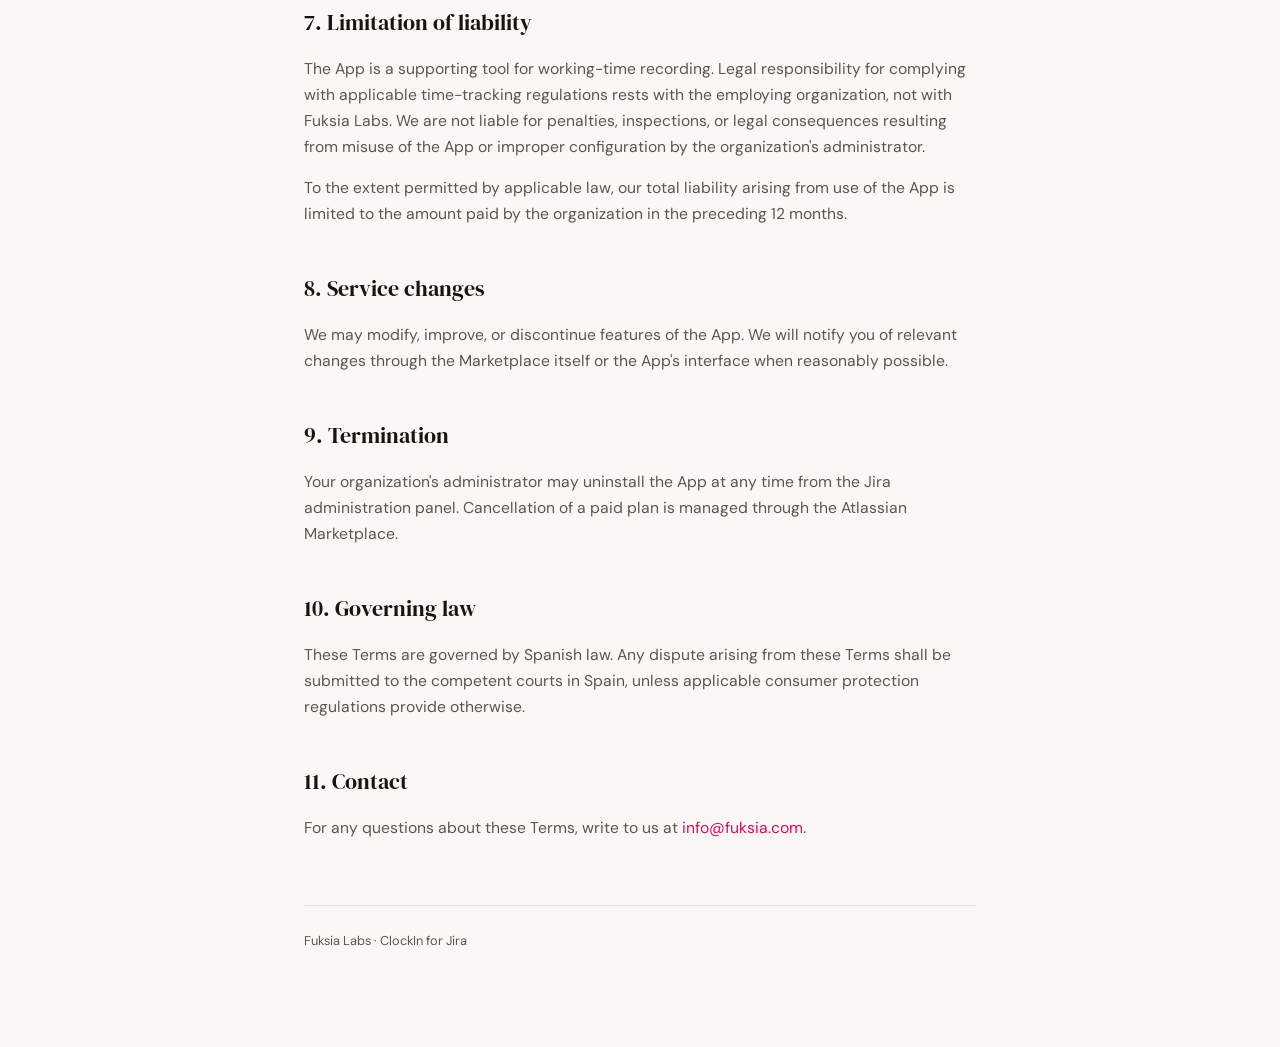
<file: en/terms.html>
<!DOCTYPE html>
<html lang="en">
<head>
<meta charset="UTF-8">
<meta name="viewport" content="width=device-width, initial-scale=1.0">
<title>Terms of Service — ClockIn for Jira | Fuksia Labs</title>
<meta name="description" content="Terms of Service for ClockIn for Jira: acceptable use, plans and pricing, liability, service availability, and termination conditions.">
<link rel="preconnect" href="https://fonts.googleapis.com">
<link rel="preconnect" href="https://fonts.gstatic.com" crossorigin>
<link href="https://fonts.googleapis.com/css2?family=DM+Serif+Display&family=DM+Sans:wght@400;500;600&display=swap" rel="stylesheet">
<link rel="stylesheet" href="/style.css">
<link rel="icon" href="/favicon.ico">
<link rel="canonical" href="https://www.fuksia.com/en/terms.html">
<link rel="alternate" hreflang="en" href="https://www.fuksia.com/en/terms.html">
<link rel="alternate" hreflang="es" href="https://www.fuksia.com/es/terms.html">
<link rel="alternate" hreflang="x-default" href="https://www.fuksia.com/en/terms.html">
</head>
<body>
<div class="wrap">
  <header class="top">
    <a class="brand" href="/labs.html"><img src="/logo-labs.svg" alt="Fuksia Labs" width="283" height="45" class="brand-logo"></a>
    <span class="lang-switch">
      <a href="/es/terms.html">ES</a>
      <a href="/en/terms.html" class="active">EN</a>
    </span>
  </header>

  <h1>Terms of Service</h1>
  <div class="meta">ClockIn for Jira · Last updated: June 30, 2026</div>

  <p>These Terms of Service ("Terms") govern the use of the <strong>ClockIn for Jira</strong> app ("the App"), developed and distributed by Fuksia Labs ("we") through the Atlassian Marketplace. By installing or using the App, you agree to these Terms.</p>

  <h2>1. Service description</h2>
  <p>ClockIn for Jira is a Jira Cloud app that allows users to record their working time through a clock-in system (start, pause, resume, stop), generate reports for team managers, manage incidents related to time records, and export data in CSV format for compliance purposes.</p>

  <h2>2. Account and access</h2>
  <p>Access to the App is through your existing Atlassian account. We do not create or manage separate user accounts. Your organization's Jira administrator controls who has access to the App and what role (employee, manager, or admin) is assigned to each user.</p>

  <h2>3. Acceptable use</h2>
  <p>You agree to use the App honestly and in accordance with applicable labor regulations. In particular:</p>
  <ul>
    <li>You will not enter false or manipulated clock-in data.</li>
    <li>You will not attempt to bypass, modify, or falsify the immutable event-recording system.</li>
    <li>You will use the incident system honestly to correct genuine errors, not to improperly alter records.</li>
  </ul>

  <h2>4. Plans and pricing</h2>
  <p>The App is a paid app, with tiered per-user pricing based on your organization's size. Pricing and billing terms are managed through the Atlassian Marketplace, in accordance with its own billing policies; see the app listing on the Marketplace for current pricing. Atlassian handles charges, renewals, and cancellations; we do not process payments directly.</p>

  <h2>5. Intellectual property</h2>
  <p>The App, its code, design, and brand are the property of Fuksia Labs. Data that you or your organization enter into the App (time records, comments, configuration) remains the property of your organization.</p>

  <h2>6. Service availability</h2>
  <p>The App runs on Atlassian Forge infrastructure. Service availability is subject to the availability of that infrastructure. We do not guarantee a specific uptime, although we strive to keep the App running correctly and to fix issues diligently.</p>

  <h2>7. Limitation of liability</h2>
  <p>The App is a supporting tool for working-time recording. Legal responsibility for complying with applicable time-tracking regulations rests with the employing organization, not with Fuksia Labs. We are not liable for penalties, inspections, or legal consequences resulting from misuse of the App or improper configuration by the organization's administrator.</p>
  <p>To the extent permitted by applicable law, our total liability arising from use of the App is limited to the amount paid by the organization in the preceding 12 months.</p>

  <h2>8. Service changes</h2>
  <p>We may modify, improve, or discontinue features of the App. We will notify you of relevant changes through the Marketplace itself or the App's interface when reasonably possible.</p>

  <h2>9. Termination</h2>
  <p>Your organization's administrator may uninstall the App at any time from the Jira administration panel. Cancellation of a paid plan is managed through the Atlassian Marketplace.</p>

  <h2>10. Governing law</h2>
  <p>These Terms are governed by Spanish law. Any dispute arising from these Terms shall be submitted to the competent courts in Spain, unless applicable consumer protection regulations provide otherwise.</p>

  <h2>11. Contact</h2>
  <p>For any questions about these Terms, write to us at <a href="mailto:info@fuksia.com">info@fuksia.com</a>.</p>

  <footer class="bottom">Fuksia Labs · ClockIn for Jira</footer>
</div>
</body>
</html>
</file>
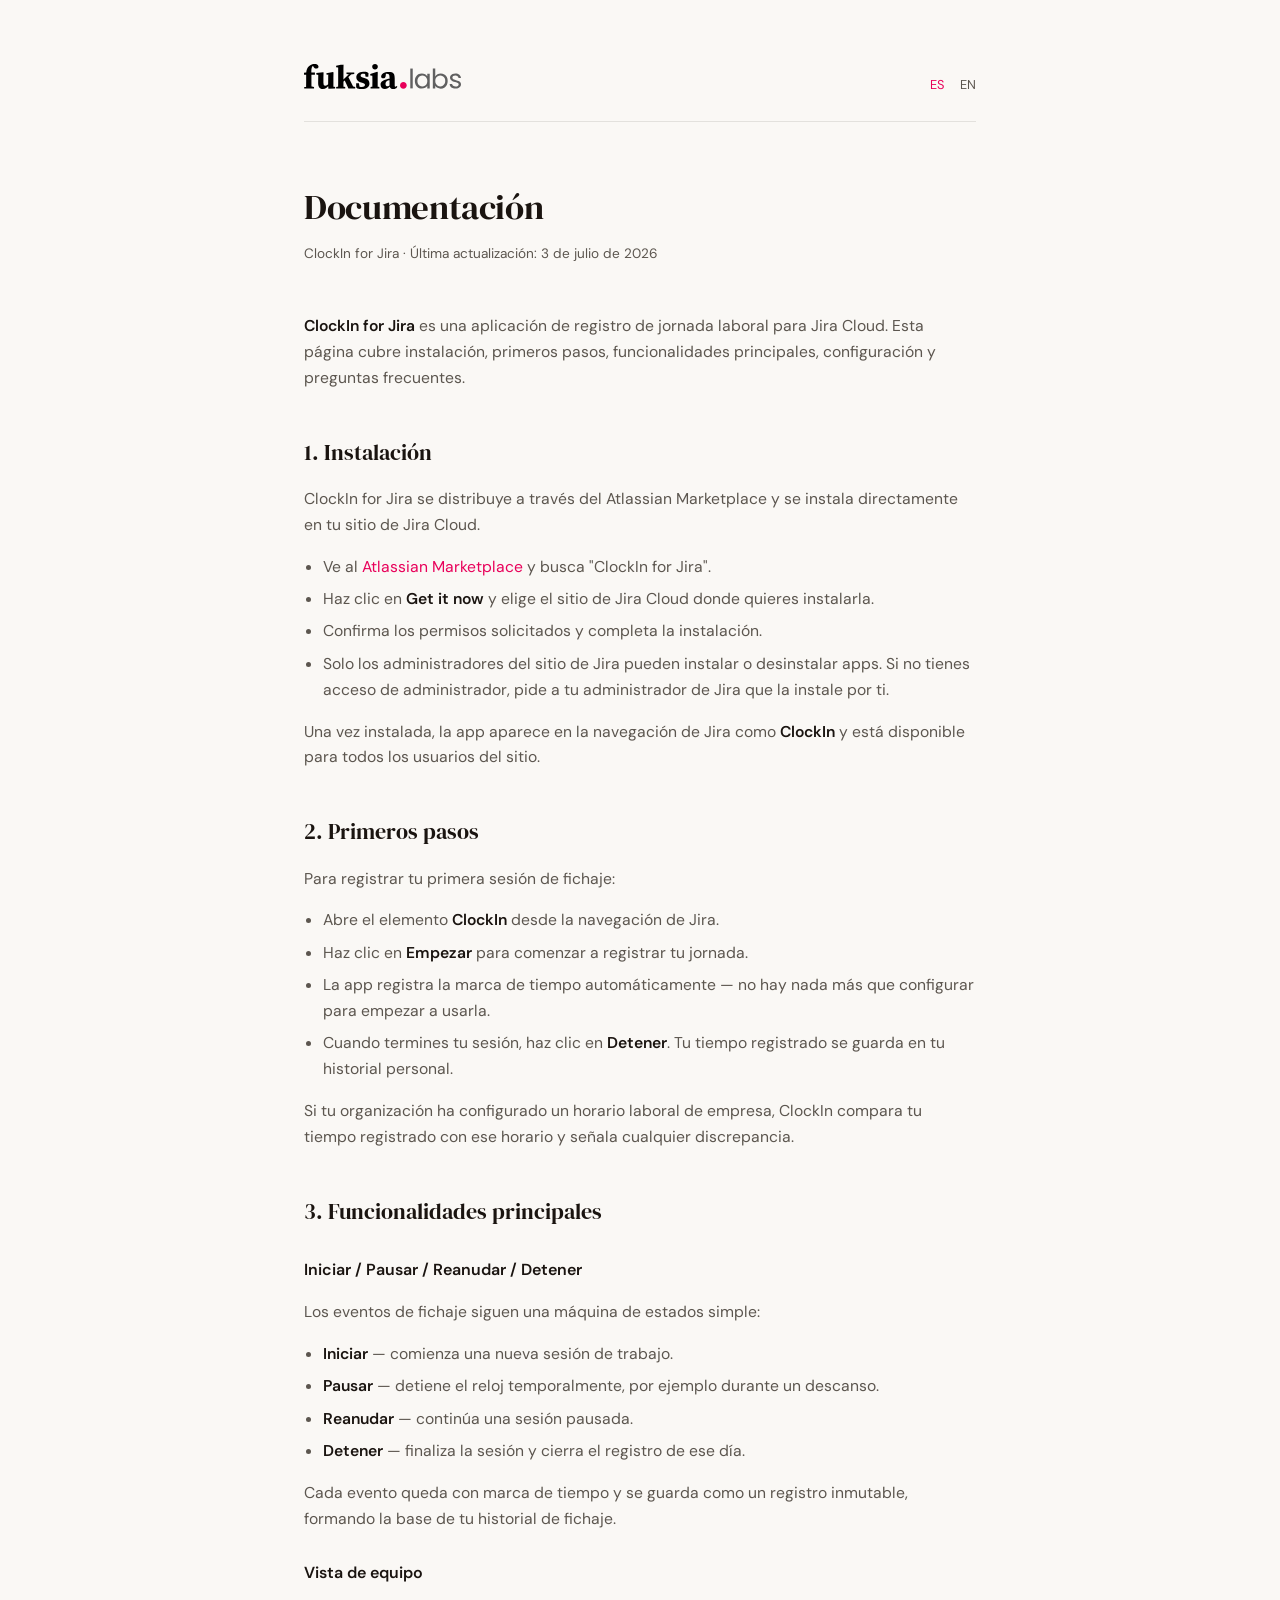
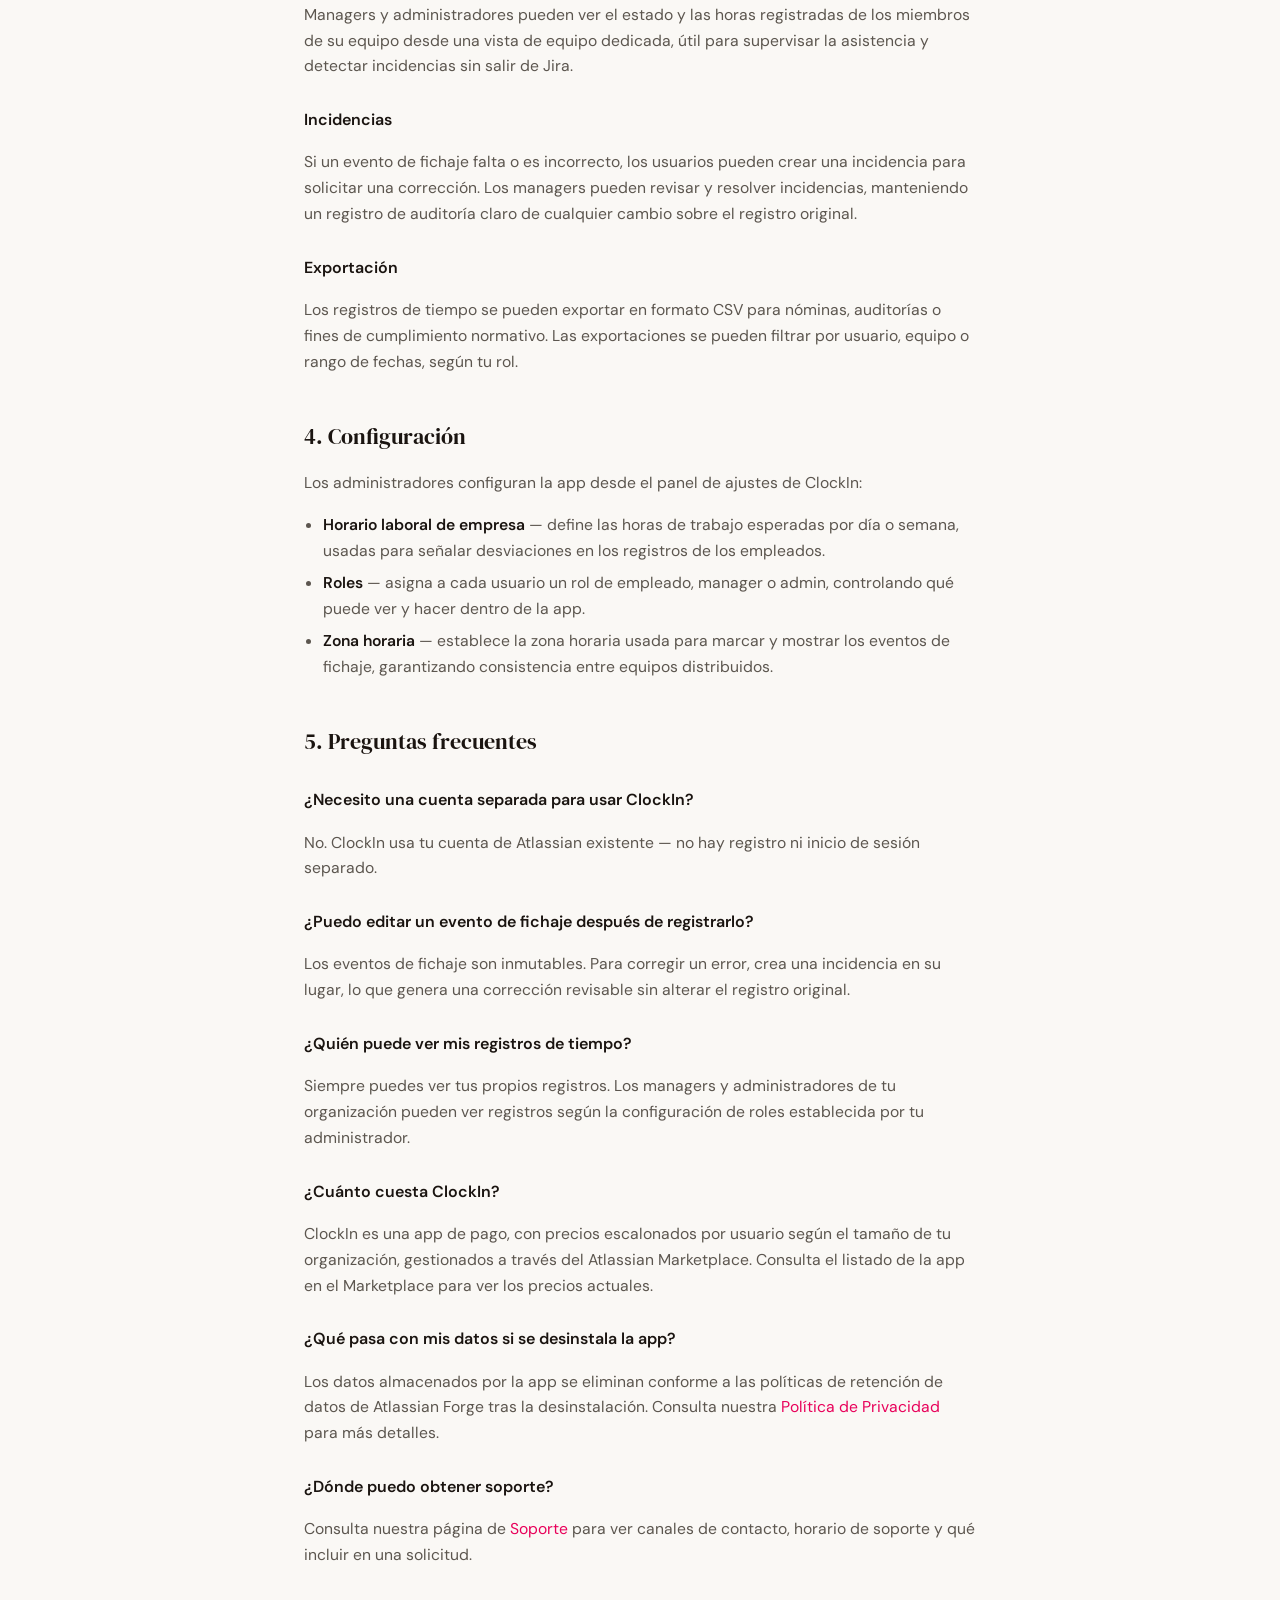
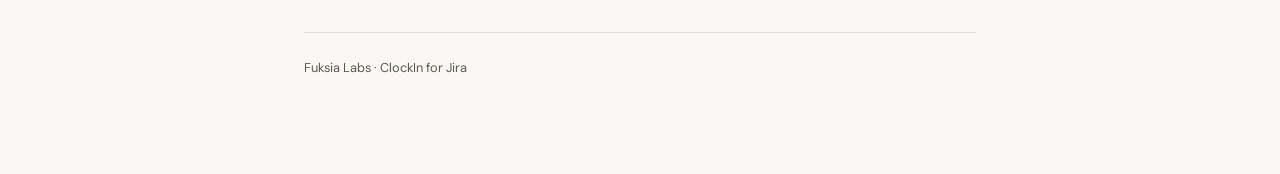
<file: es/docs.html>
<!DOCTYPE html>
<html lang="es">
<head>
<meta charset="UTF-8">
<meta name="viewport" content="width=device-width, initial-scale=1.0">
<title>Documentación — ClockIn for Jira | Fuksia Labs</title>
<meta name="description" content="Documentación de ClockIn for Jira: instalación, primeros pasos, funcionalidades principales, configuración y respuestas a preguntas frecuentes.">
<meta property="og:title" content="Documentación — ClockIn for Jira | Fuksia Labs">
<meta property="og:description" content="Documentación de ClockIn for Jira: instalación, primeros pasos, funcionalidades principales, configuración y respuestas a preguntas frecuentes.">
<meta property="og:type" content="website">
<meta property="og:url" content="https://www.fuksia.com/es/docs.html">
<meta name="twitter:card" content="summary">
<link rel="preconnect" href="https://fonts.googleapis.com">
<link rel="preconnect" href="https://fonts.gstatic.com" crossorigin>
<link href="https://fonts.googleapis.com/css2?family=DM+Serif+Display&family=DM+Sans:wght@400;500;600&display=swap" rel="stylesheet">
<link rel="stylesheet" href="/style.css">
<link rel="icon" href="/favicon.ico">
<link rel="canonical" href="https://www.fuksia.com/es/docs.html">
<link rel="alternate" hreflang="en" href="https://www.fuksia.com/en/docs.html">
<link rel="alternate" hreflang="es" href="https://www.fuksia.com/es/docs.html">
<link rel="alternate" hreflang="x-default" href="https://www.fuksia.com/en/docs.html">
</head>
<body>
<div class="wrap">
  <header class="top">
    <a class="brand" href="/labs.html"><img src="/logo-labs.svg" alt="Fuksia Labs" width="283" height="45" class="brand-logo"></a>
    <span class="lang-switch">
      <a href="/es/docs.html" class="active">ES</a>
      <a href="/en/docs.html">EN</a>
    </span>
  </header>

  <h1>Documentación</h1>
  <div class="meta">ClockIn for Jira · Última actualización: 3 de julio de 2026</div>

  <p><strong>ClockIn for Jira</strong> es una aplicación de registro de jornada laboral para Jira Cloud. Esta página cubre instalación, primeros pasos, funcionalidades principales, configuración y preguntas frecuentes.</p>

  <h2>1. Instalación</h2>
  <p>ClockIn for Jira se distribuye a través del Atlassian Marketplace y se instala directamente en tu sitio de Jira Cloud.</p>
  <ul>
    <li>Ve al <a href="https://marketplace.atlassian.com" target="_blank">Atlassian Marketplace</a> y busca "ClockIn for Jira".</li>
    <li>Haz clic en <strong>Get it now</strong> y elige el sitio de Jira Cloud donde quieres instalarla.</li>
    <li>Confirma los permisos solicitados y completa la instalación.</li>
    <li>Solo los administradores del sitio de Jira pueden instalar o desinstalar apps. Si no tienes acceso de administrador, pide a tu administrador de Jira que la instale por ti.</li>
  </ul>
  <p>Una vez instalada, la app aparece en la navegación de Jira como <strong>ClockIn</strong> y está disponible para todos los usuarios del sitio.</p>

  <h2>2. Primeros pasos</h2>
  <p>Para registrar tu primera sesión de fichaje:</p>
  <ul>
    <li>Abre el elemento <strong>ClockIn</strong> desde la navegación de Jira.</li>
    <li>Haz clic en <strong>Empezar</strong> para comenzar a registrar tu jornada.</li>
    <li>La app registra la marca de tiempo automáticamente — no hay nada más que configurar para empezar a usarla.</li>
    <li>Cuando termines tu sesión, haz clic en <strong>Detener</strong>. Tu tiempo registrado se guarda en tu historial personal.</li>
  </ul>
  <p>Si tu organización ha configurado un horario laboral de empresa, ClockIn compara tu tiempo registrado con ese horario y señala cualquier discrepancia.</p>

  <h2>3. Funcionalidades principales</h2>

  <h3>Iniciar / Pausar / Reanudar / Detener</h3>
  <p>Los eventos de fichaje siguen una máquina de estados simple:</p>
  <ul>
    <li><strong>Iniciar</strong> — comienza una nueva sesión de trabajo.</li>
    <li><strong>Pausar</strong> — detiene el reloj temporalmente, por ejemplo durante un descanso.</li>
    <li><strong>Reanudar</strong> — continúa una sesión pausada.</li>
    <li><strong>Detener</strong> — finaliza la sesión y cierra el registro de ese día.</li>
  </ul>
  <p>Cada evento queda con marca de tiempo y se guarda como un registro inmutable, formando la base de tu historial de fichaje.</p>

  <h3>Vista de equipo</h3>
  <p>Managers y administradores pueden ver el estado y las horas registradas de los miembros de su equipo desde una vista de equipo dedicada, útil para supervisar la asistencia y detectar incidencias sin salir de Jira.</p>

  <h3>Incidencias</h3>
  <p>Si un evento de fichaje falta o es incorrecto, los usuarios pueden crear una incidencia para solicitar una corrección. Los managers pueden revisar y resolver incidencias, manteniendo un registro de auditoría claro de cualquier cambio sobre el registro original.</p>

  <h3>Exportación</h3>
  <p>Los registros de tiempo se pueden exportar en formato CSV para nóminas, auditorías o fines de cumplimiento normativo. Las exportaciones se pueden filtrar por usuario, equipo o rango de fechas, según tu rol.</p>

  <h2>4. Configuración</h2>
  <p>Los administradores configuran la app desde el panel de ajustes de ClockIn:</p>
  <ul>
    <li><strong>Horario laboral de empresa</strong> — define las horas de trabajo esperadas por día o semana, usadas para señalar desviaciones en los registros de los empleados.</li>
    <li><strong>Roles</strong> — asigna a cada usuario un rol de empleado, manager o admin, controlando qué puede ver y hacer dentro de la app.</li>
    <li><strong>Zona horaria</strong> — establece la zona horaria usada para marcar y mostrar los eventos de fichaje, garantizando consistencia entre equipos distribuidos.</li>
  </ul>

  <h2>5. Preguntas frecuentes</h2>

  <h3>¿Necesito una cuenta separada para usar ClockIn?</h3>
  <p>No. ClockIn usa tu cuenta de Atlassian existente — no hay registro ni inicio de sesión separado.</p>

  <h3>¿Puedo editar un evento de fichaje después de registrarlo?</h3>
  <p>Los eventos de fichaje son inmutables. Para corregir un error, crea una incidencia en su lugar, lo que genera una corrección revisable sin alterar el registro original.</p>

  <h3>¿Quién puede ver mis registros de tiempo?</h3>
  <p>Siempre puedes ver tus propios registros. Los managers y administradores de tu organización pueden ver registros según la configuración de roles establecida por tu administrador.</p>

  <h3>¿Cuánto cuesta ClockIn?</h3>
  <p>ClockIn es una app de pago, con precios escalonados por usuario según el tamaño de tu organización, gestionados a través del Atlassian Marketplace. Consulta el listado de la app en el Marketplace para ver los precios actuales.</p>

  <h3>¿Qué pasa con mis datos si se desinstala la app?</h3>
  <p>Los datos almacenados por la app se eliminan conforme a las políticas de retención de datos de Atlassian Forge tras la desinstalación. Consulta nuestra <a href="/es/privacy.html">Política de Privacidad</a> para más detalles.</p>

  <h3>¿Dónde puedo obtener soporte?</h3>
  <p>Consulta nuestra página de <a href="/es/support.html">Soporte</a> para ver canales de contacto, horario de soporte y qué incluir en una solicitud.</p>

  <footer class="bottom">Fuksia Labs · ClockIn for Jira</footer>
</div>
</body>
</html>
</file>
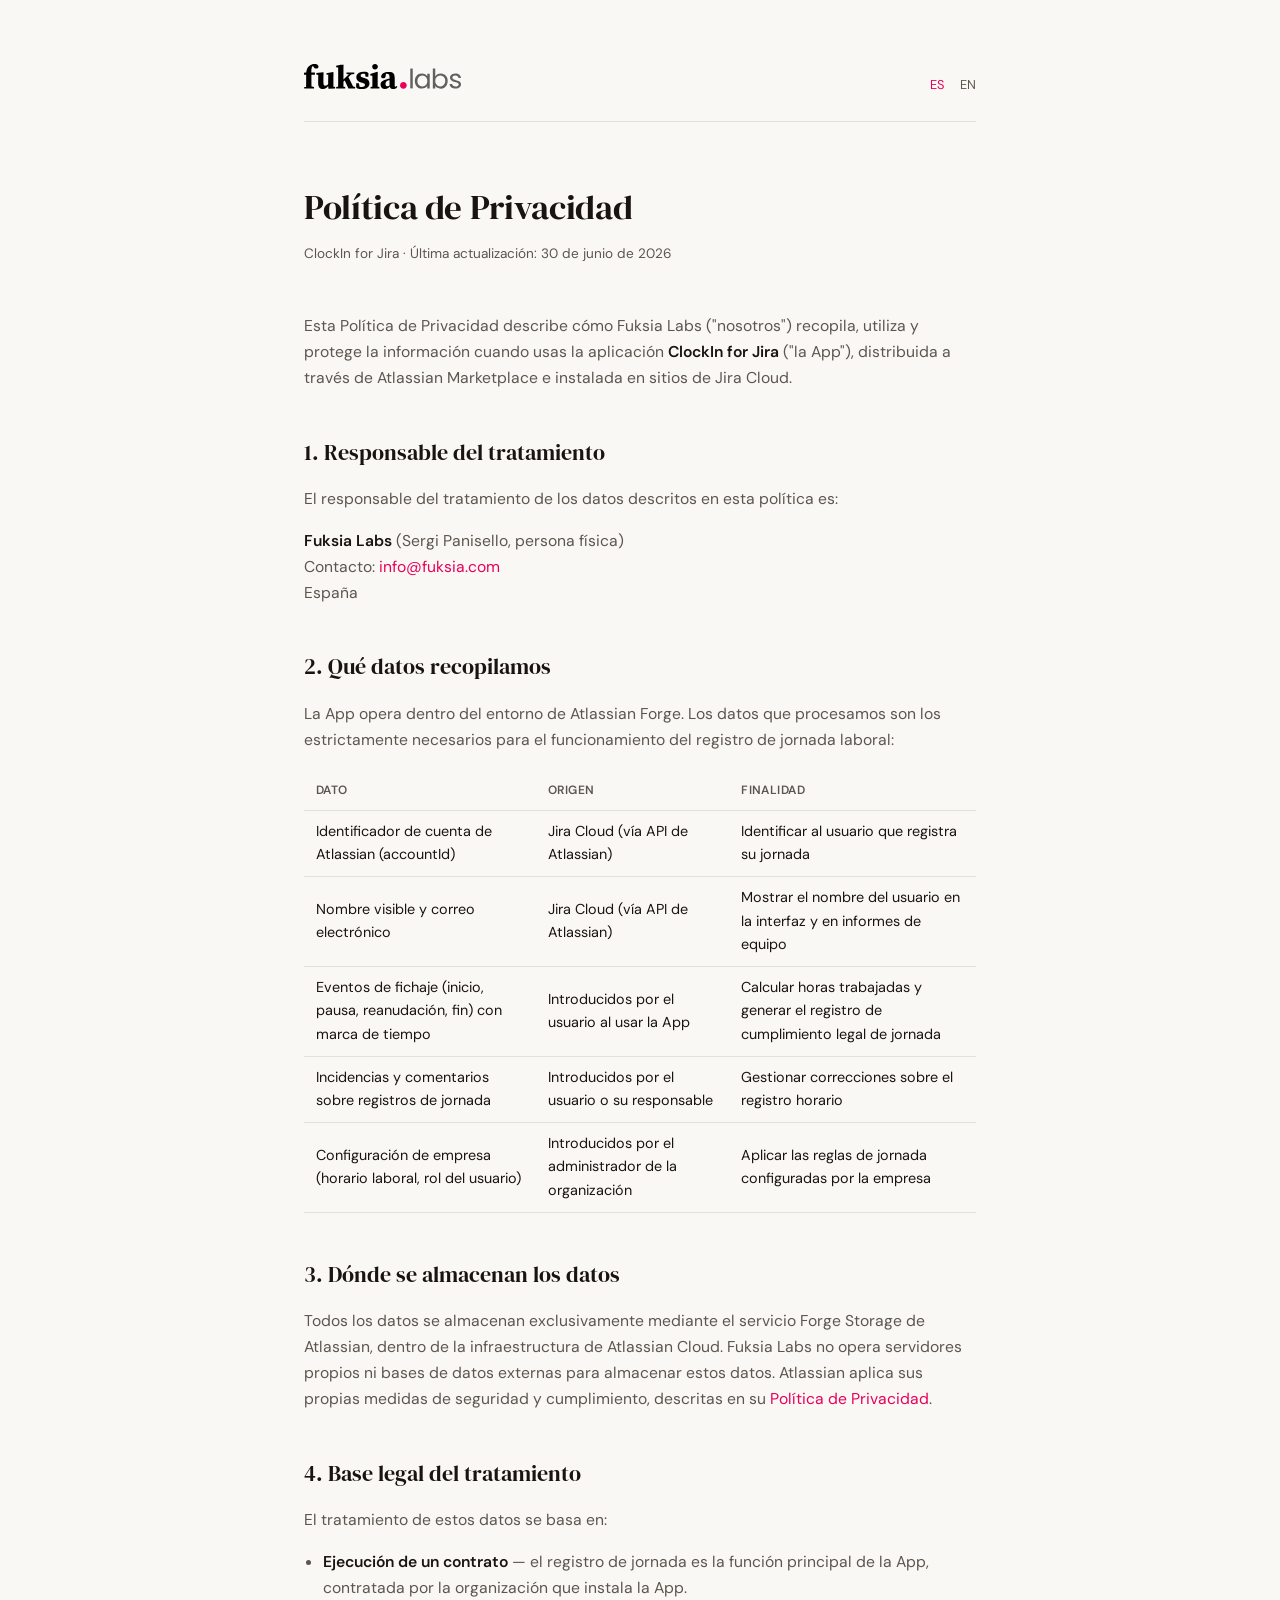
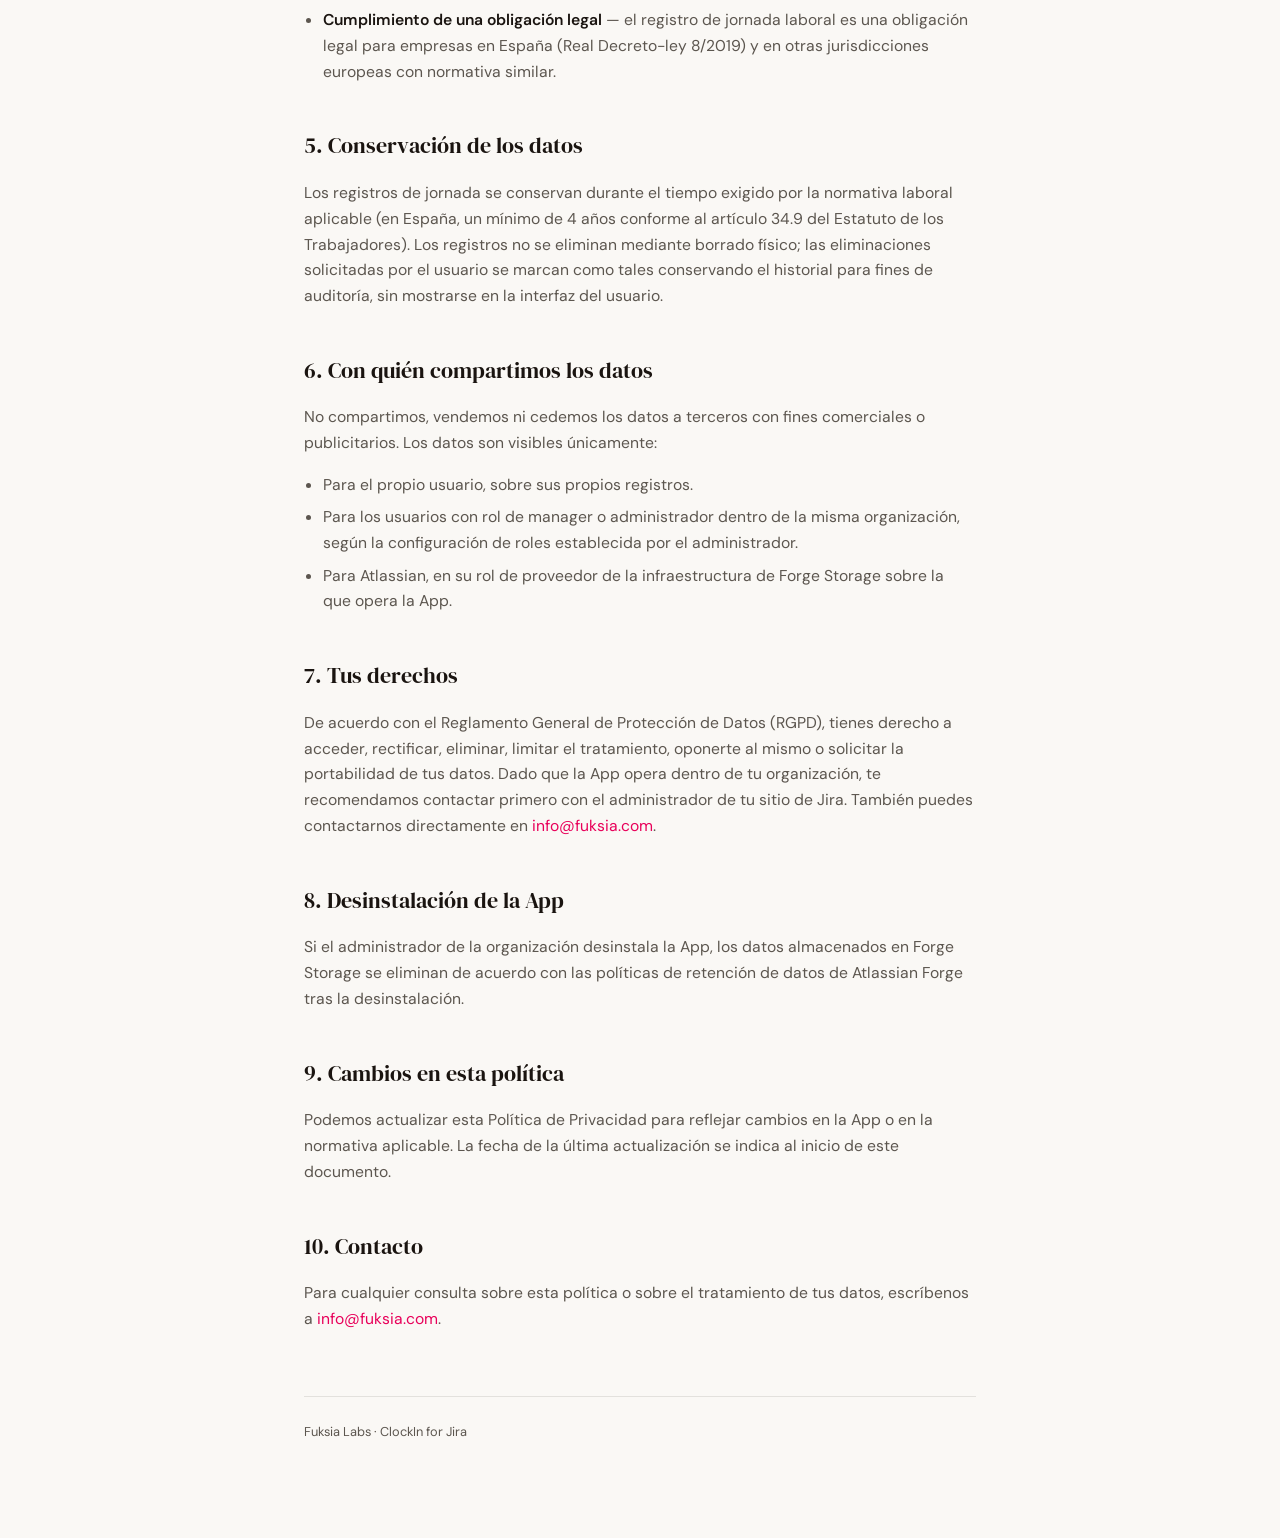
<file: es/privacy.html>
<!DOCTYPE html>
<html lang="es">
<head>
<meta charset="UTF-8">
<meta name="viewport" content="width=device-width, initial-scale=1.0">
<title>Política de Privacidad — ClockIn for Jira | Fuksia Labs</title>
<meta name="description" content="Política de Privacidad de ClockIn for Jira: qué datos recopilamos, por qué, dónde se almacenan, plazos de conservación y tus derechos según el RGPD.">
<link rel="preconnect" href="https://fonts.googleapis.com">
<link rel="preconnect" href="https://fonts.gstatic.com" crossorigin>
<link href="https://fonts.googleapis.com/css2?family=DM+Serif+Display&family=DM+Sans:wght@400;500;600&display=swap" rel="stylesheet">
<link rel="stylesheet" href="/style.css">
<link rel="icon" href="/favicon.ico">
<link rel="canonical" href="https://www.fuksia.com/es/privacy.html">
<link rel="alternate" hreflang="en" href="https://www.fuksia.com/en/privacy.html">
<link rel="alternate" hreflang="es" href="https://www.fuksia.com/es/privacy.html">
<link rel="alternate" hreflang="x-default" href="https://www.fuksia.com/en/privacy.html">
</head>
<body>
<div class="wrap">
  <header class="top">
    <a class="brand" href="/labs.html"><img src="/logo-labs.svg" alt="Fuksia Labs" width="283" height="45" class="brand-logo"></a>
    <span class="lang-switch">
      <a href="/es/privacy.html" class="active">ES</a>
      <a href="/en/privacy.html">EN</a>
    </span>
  </header>

  <h1>Política de Privacidad</h1>
  <div class="meta">ClockIn for Jira · Última actualización: 30 de junio de 2026</div>

  <p>Esta Política de Privacidad describe cómo Fuksia Labs ("nosotros") recopila, utiliza y protege la información cuando usas la aplicación <strong>ClockIn for Jira</strong> ("la App"), distribuida a través de Atlassian Marketplace e instalada en sitios de Jira Cloud.</p>

  <h2>1. Responsable del tratamiento</h2>
  <p>El responsable del tratamiento de los datos descritos en esta política es:</p>
  <p>
    <strong>Fuksia Labs</strong> (Sergi Panisello, persona física)<br>
    Contacto: <a href="mailto:info@fuksia.com">info@fuksia.com</a><br>
    España
  </p>

  <h2>2. Qué datos recopilamos</h2>
  <p>La App opera dentro del entorno de Atlassian Forge. Los datos que procesamos son los estrictamente necesarios para el funcionamiento del registro de jornada laboral:</p>
  <table>
    <tr><th>Dato</th><th>Origen</th><th>Finalidad</th></tr>
    <tr><td>Identificador de cuenta de Atlassian (accountId)</td><td>Jira Cloud (vía API de Atlassian)</td><td>Identificar al usuario que registra su jornada</td></tr>
    <tr><td>Nombre visible y correo electrónico</td><td>Jira Cloud (vía API de Atlassian)</td><td>Mostrar el nombre del usuario en la interfaz y en informes de equipo</td></tr>
    <tr><td>Eventos de fichaje (inicio, pausa, reanudación, fin) con marca de tiempo</td><td>Introducidos por el usuario al usar la App</td><td>Calcular horas trabajadas y generar el registro de cumplimiento legal de jornada</td></tr>
    <tr><td>Incidencias y comentarios sobre registros de jornada</td><td>Introducidos por el usuario o su responsable</td><td>Gestionar correcciones sobre el registro horario</td></tr>
    <tr><td>Configuración de empresa (horario laboral, rol del usuario)</td><td>Introducidos por el administrador de la organización</td><td>Aplicar las reglas de jornada configuradas por la empresa</td></tr>
  </table>

  <h2>3. Dónde se almacenan los datos</h2>
  <p>Todos los datos se almacenan exclusivamente mediante el servicio Forge Storage de Atlassian, dentro de la infraestructura de Atlassian Cloud. Fuksia Labs no opera servidores propios ni bases de datos externas para almacenar estos datos. Atlassian aplica sus propias medidas de seguridad y cumplimiento, descritas en su <a href="https://www.atlassian.com/legal/privacy-policy" target="_blank">Política de Privacidad</a>.</p>

  <h2>4. Base legal del tratamiento</h2>
  <p>El tratamiento de estos datos se basa en:</p>
  <ul>
    <li><strong>Ejecución de un contrato</strong> — el registro de jornada es la función principal de la App, contratada por la organización que instala la App.</li>
    <li><strong>Cumplimiento de una obligación legal</strong> — el registro de jornada laboral es una obligación legal para empresas en España (Real Decreto-ley 8/2019) y en otras jurisdicciones europeas con normativa similar.</li>
  </ul>

  <h2>5. Conservación de los datos</h2>
  <p>Los registros de jornada se conservan durante el tiempo exigido por la normativa laboral aplicable (en España, un mínimo de 4 años conforme al artículo 34.9 del Estatuto de los Trabajadores). Los registros no se eliminan mediante borrado físico; las eliminaciones solicitadas por el usuario se marcan como tales conservando el historial para fines de auditoría, sin mostrarse en la interfaz del usuario.</p>

  <h2>6. Con quién compartimos los datos</h2>
  <p>No compartimos, vendemos ni cedemos los datos a terceros con fines comerciales o publicitarios. Los datos son visibles únicamente:</p>
  <ul>
    <li>Para el propio usuario, sobre sus propios registros.</li>
    <li>Para los usuarios con rol de manager o administrador dentro de la misma organización, según la configuración de roles establecida por el administrador.</li>
    <li>Para Atlassian, en su rol de proveedor de la infraestructura de Forge Storage sobre la que opera la App.</li>
  </ul>

  <h2>7. Tus derechos</h2>
  <p>De acuerdo con el Reglamento General de Protección de Datos (RGPD), tienes derecho a acceder, rectificar, eliminar, limitar el tratamiento, oponerte al mismo o solicitar la portabilidad de tus datos. Dado que la App opera dentro de tu organización, te recomendamos contactar primero con el administrador de tu sitio de Jira. También puedes contactarnos directamente en <a href="mailto:info@fuksia.com">info@fuksia.com</a>.</p>

  <h2>8. Desinstalación de la App</h2>
  <p>Si el administrador de la organización desinstala la App, los datos almacenados en Forge Storage se eliminan de acuerdo con las políticas de retención de datos de Atlassian Forge tras la desinstalación.</p>

  <h2>9. Cambios en esta política</h2>
  <p>Podemos actualizar esta Política de Privacidad para reflejar cambios en la App o en la normativa aplicable. La fecha de la última actualización se indica al inicio de este documento.</p>

  <h2>10. Contacto</h2>
  <p>Para cualquier consulta sobre esta política o sobre el tratamiento de tus datos, escríbenos a <a href="mailto:info@fuksia.com">info@fuksia.com</a>.</p>

  <footer class="bottom">Fuksia Labs · ClockIn for Jira</footer>
</div>
</body>
</html>
</file>
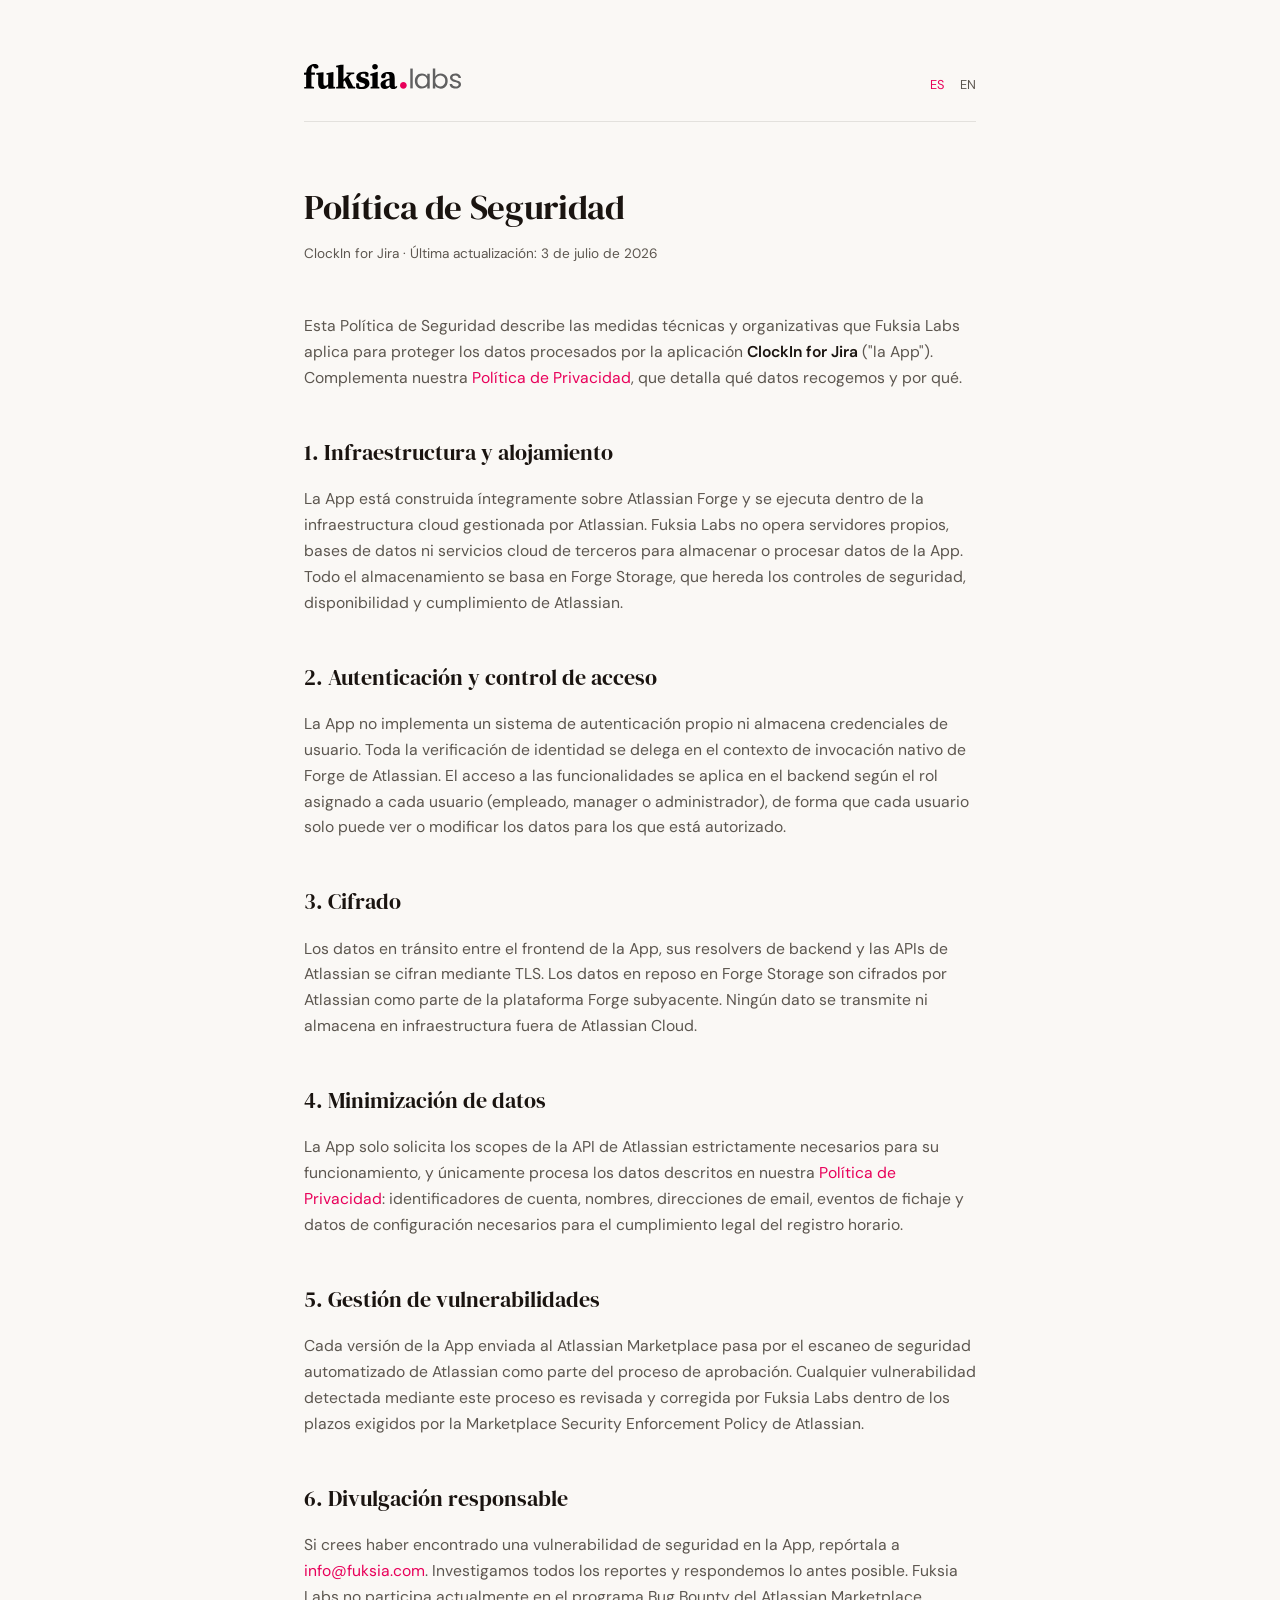
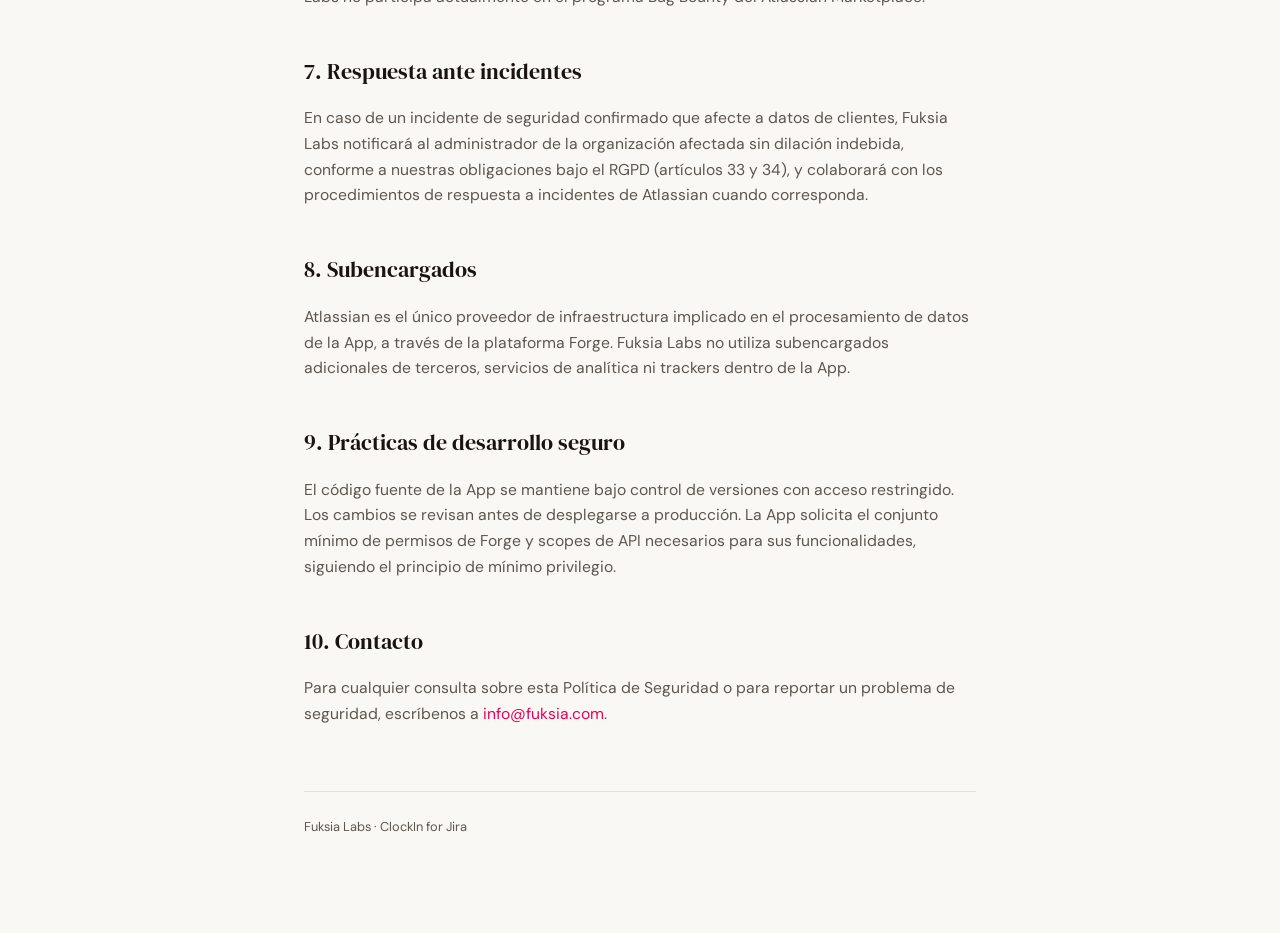
<file: es/security.html>
<!DOCTYPE html>
<html lang="es">
<head>
<meta charset="UTF-8">
<meta name="viewport" content="width=device-width, initial-scale=1.0">
<title>Política de Seguridad — ClockIn for Jira | Fuksia Labs</title>
<meta name="description" content="Política de Seguridad de ClockIn for Jira: infraestructura, cifrado, control de acceso, gestión de vulnerabilidades y respuesta ante incidentes.">
<link rel="preconnect" href="https://fonts.googleapis.com">
<link rel="preconnect" href="https://fonts.gstatic.com" crossorigin>
<link href="https://fonts.googleapis.com/css2?family=DM+Serif+Display&family=DM+Sans:wght@400;500;600&display=swap" rel="stylesheet">
<link rel="stylesheet" href="/style.css">
<link rel="icon" href="/favicon.ico">
<link rel="canonical" href="https://www.fuksia.com/es/security.html">
<link rel="alternate" hreflang="en" href="https://www.fuksia.com/en/security.html">
<link rel="alternate" hreflang="es" href="https://www.fuksia.com/es/security.html">
<link rel="alternate" hreflang="x-default" href="https://www.fuksia.com/en/security.html">
</head>
<body>
<div class="wrap">
  <header class="top">
    <a class="brand" href="/labs.html"><img src="/logo-labs.svg" alt="Fuksia Labs" width="283" height="45" class="brand-logo"></a>
    <span class="lang-switch">
      <a href="/es/security.html" class="active">ES</a>
      <a href="/en/security.html">EN</a>
    </span>
  </header>

  <h1>Política de Seguridad</h1>
  <div class="meta">ClockIn for Jira · Última actualización: 3 de julio de 2026</div>

  <p>Esta Política de Seguridad describe las medidas técnicas y organizativas que Fuksia Labs aplica para proteger los datos procesados por la aplicación <strong>ClockIn for Jira</strong> ("la App"). Complementa nuestra <a href="/es/privacy.html">Política de Privacidad</a>, que detalla qué datos recogemos y por qué.</p>

  <h2>1. Infraestructura y alojamiento</h2>
  <p>La App está construida íntegramente sobre Atlassian Forge y se ejecuta dentro de la infraestructura cloud gestionada por Atlassian. Fuksia Labs no opera servidores propios, bases de datos ni servicios cloud de terceros para almacenar o procesar datos de la App. Todo el almacenamiento se basa en Forge Storage, que hereda los controles de seguridad, disponibilidad y cumplimiento de Atlassian.</p>

  <h2>2. Autenticación y control de acceso</h2>
  <p>La App no implementa un sistema de autenticación propio ni almacena credenciales de usuario. Toda la verificación de identidad se delega en el contexto de invocación nativo de Forge de Atlassian. El acceso a las funcionalidades se aplica en el backend según el rol asignado a cada usuario (empleado, manager o administrador), de forma que cada usuario solo puede ver o modificar los datos para los que está autorizado.</p>

  <h2>3. Cifrado</h2>
  <p>Los datos en tránsito entre el frontend de la App, sus resolvers de backend y las APIs de Atlassian se cifran mediante TLS. Los datos en reposo en Forge Storage son cifrados por Atlassian como parte de la plataforma Forge subyacente. Ningún dato se transmite ni almacena en infraestructura fuera de Atlassian Cloud.</p>

  <h2>4. Minimización de datos</h2>
  <p>La App solo solicita los scopes de la API de Atlassian estrictamente necesarios para su funcionamiento, y únicamente procesa los datos descritos en nuestra <a href="/es/privacy.html">Política de Privacidad</a>: identificadores de cuenta, nombres, direcciones de email, eventos de fichaje y datos de configuración necesarios para el cumplimiento legal del registro horario.</p>

  <h2>5. Gestión de vulnerabilidades</h2>
  <p>Cada versión de la App enviada al Atlassian Marketplace pasa por el escaneo de seguridad automatizado de Atlassian como parte del proceso de aprobación. Cualquier vulnerabilidad detectada mediante este proceso es revisada y corregida por Fuksia Labs dentro de los plazos exigidos por la Marketplace Security Enforcement Policy de Atlassian.</p>

  <h2>6. Divulgación responsable</h2>
  <p>Si crees haber encontrado una vulnerabilidad de seguridad en la App, repórtala a <a href="mailto:info@fuksia.com">info@fuksia.com</a>. Investigamos todos los reportes y respondemos lo antes posible. Fuksia Labs no participa actualmente en el programa Bug Bounty del Atlassian Marketplace.</p>

  <h2>7. Respuesta ante incidentes</h2>
  <p>En caso de un incidente de seguridad confirmado que afecte a datos de clientes, Fuksia Labs notificará al administrador de la organización afectada sin dilación indebida, conforme a nuestras obligaciones bajo el RGPD (artículos 33 y 34), y colaborará con los procedimientos de respuesta a incidentes de Atlassian cuando corresponda.</p>

  <h2>8. Subencargados</h2>
  <p>Atlassian es el único proveedor de infraestructura implicado en el procesamiento de datos de la App, a través de la plataforma Forge. Fuksia Labs no utiliza subencargados adicionales de terceros, servicios de analítica ni trackers dentro de la App.</p>

  <h2>9. Prácticas de desarrollo seguro</h2>
  <p>El código fuente de la App se mantiene bajo control de versiones con acceso restringido. Los cambios se revisan antes de desplegarse a producción. La App solicita el conjunto mínimo de permisos de Forge y scopes de API necesarios para sus funcionalidades, siguiendo el principio de mínimo privilegio.</p>

  <h2>10. Contacto</h2>
  <p>Para cualquier consulta sobre esta Política de Seguridad o para reportar un problema de seguridad, escríbenos a <a href="mailto:info@fuksia.com">info@fuksia.com</a>.</p>

  <footer class="bottom">Fuksia Labs · ClockIn for Jira</footer>
</div>
</body>
</html>
</file>
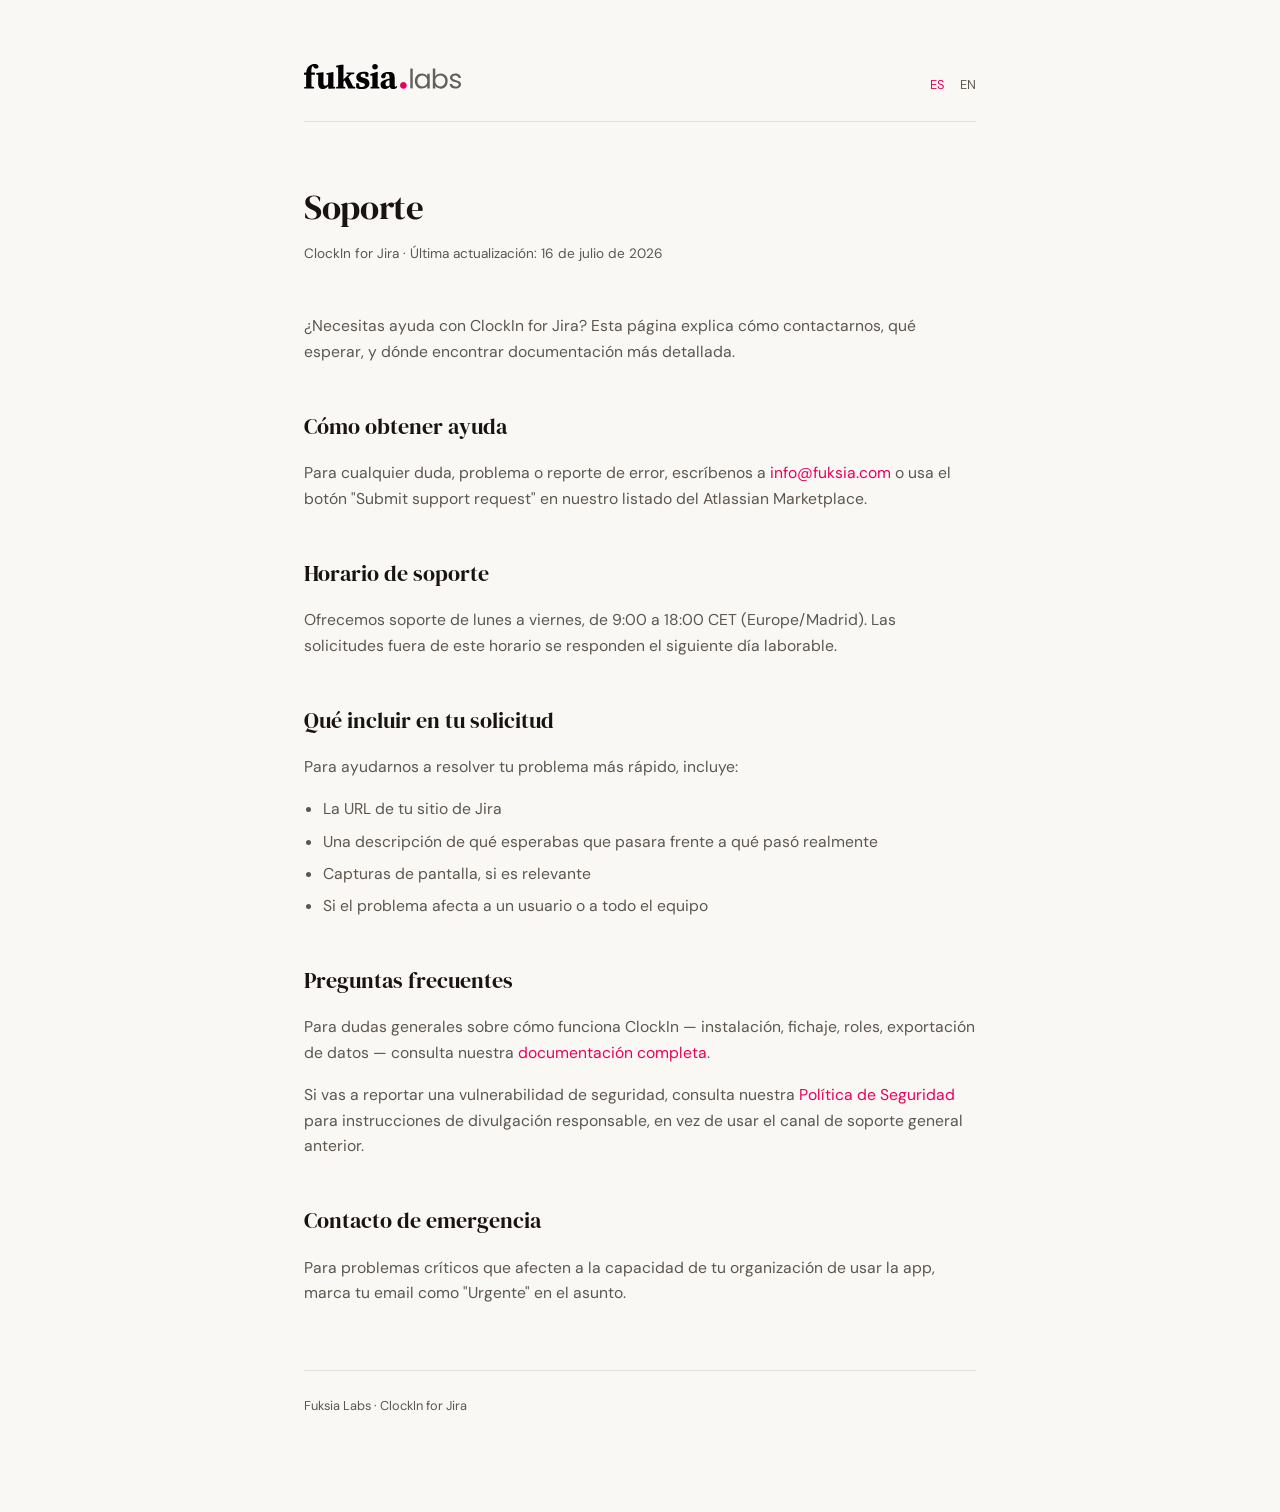
<file: es/support.html>
<!DOCTYPE html>
<html lang="es">
<head>
<meta charset="UTF-8">
<meta name="viewport" content="width=device-width, initial-scale=1.0">
<title>Soporte — ClockIn for Jira | Fuksia Labs</title>
<meta name="description" content="Cómo obtener soporte para ClockIn for Jira: canales de contacto, horario de soporte, qué incluir en una solicitud y dónde encontrar más documentación.">
<meta property="og:title" content="Soporte — ClockIn for Jira | Fuksia Labs">
<meta property="og:description" content="Cómo obtener soporte para ClockIn for Jira: canales de contacto, horario de soporte, qué incluir en una solicitud y dónde encontrar más documentación.">
<meta property="og:type" content="website">
<meta property="og:url" content="https://www.fuksia.com/es/support.html">
<meta name="twitter:card" content="summary">
<link rel="preconnect" href="https://fonts.googleapis.com">
<link rel="preconnect" href="https://fonts.gstatic.com" crossorigin>
<link href="https://fonts.googleapis.com/css2?family=DM+Serif+Display&family=DM+Sans:wght@400;500;600&display=swap" rel="stylesheet">
<link rel="stylesheet" href="/style.css">
<link rel="icon" href="/favicon.ico">
<link rel="canonical" href="https://www.fuksia.com/es/support.html">
<link rel="alternate" hreflang="en" href="https://www.fuksia.com/en/support.html">
<link rel="alternate" hreflang="es" href="https://www.fuksia.com/es/support.html">
<link rel="alternate" hreflang="x-default" href="https://www.fuksia.com/en/support.html">
</head>
<body>
<div class="wrap">
  <header class="top">
    <a class="brand" href="/labs.html"><img src="/logo-labs.svg" alt="Fuksia Labs" width="283" height="45" class="brand-logo"></a>
    <span class="lang-switch">
      <a href="/es/support.html" class="active">ES</a>
      <a href="/en/support.html">EN</a>
    </span>
  </header>

  <h1>Soporte</h1>
  <div class="meta">ClockIn for Jira · Última actualización: 16 de julio de 2026</div>

  <p>¿Necesitas ayuda con ClockIn for Jira? Esta página explica cómo contactarnos, qué esperar, y dónde encontrar documentación más detallada.</p>

  <h2>Cómo obtener ayuda</h2>
  <p>Para cualquier duda, problema o reporte de error, escríbenos a <a href="mailto:info@fuksia.com">info@fuksia.com</a> o usa el botón "Submit support request" en nuestro listado del Atlassian Marketplace.</p>

  <h2>Horario de soporte</h2>
  <p>Ofrecemos soporte de lunes a viernes, de 9:00 a 18:00 CET (Europe/Madrid). Las solicitudes fuera de este horario se responden el siguiente día laborable.</p>

  <h2>Qué incluir en tu solicitud</h2>
  <p>Para ayudarnos a resolver tu problema más rápido, incluye:</p>
  <ul>
    <li>La URL de tu sitio de Jira</li>
    <li>Una descripción de qué esperabas que pasara frente a qué pasó realmente</li>
    <li>Capturas de pantalla, si es relevante</li>
    <li>Si el problema afecta a un usuario o a todo el equipo</li>
  </ul>

  <h2>Preguntas frecuentes</h2>
  <p>Para dudas generales sobre cómo funciona ClockIn — instalación, fichaje, roles, exportación de datos — consulta nuestra <a href="/es/docs.html">documentación completa</a>.</p>
  <p>Si vas a reportar una vulnerabilidad de seguridad, consulta nuestra <a href="/es/security.html">Política de Seguridad</a> para instrucciones de divulgación responsable, en vez de usar el canal de soporte general anterior.</p>

  <h2>Contacto de emergencia</h2>
  <p>Para problemas críticos que afecten a la capacidad de tu organización de usar la app, marca tu email como "Urgente" en el asunto.</p>

  <footer class="bottom">Fuksia Labs · ClockIn for Jira</footer>
</div>
</body>
</html>
</file>
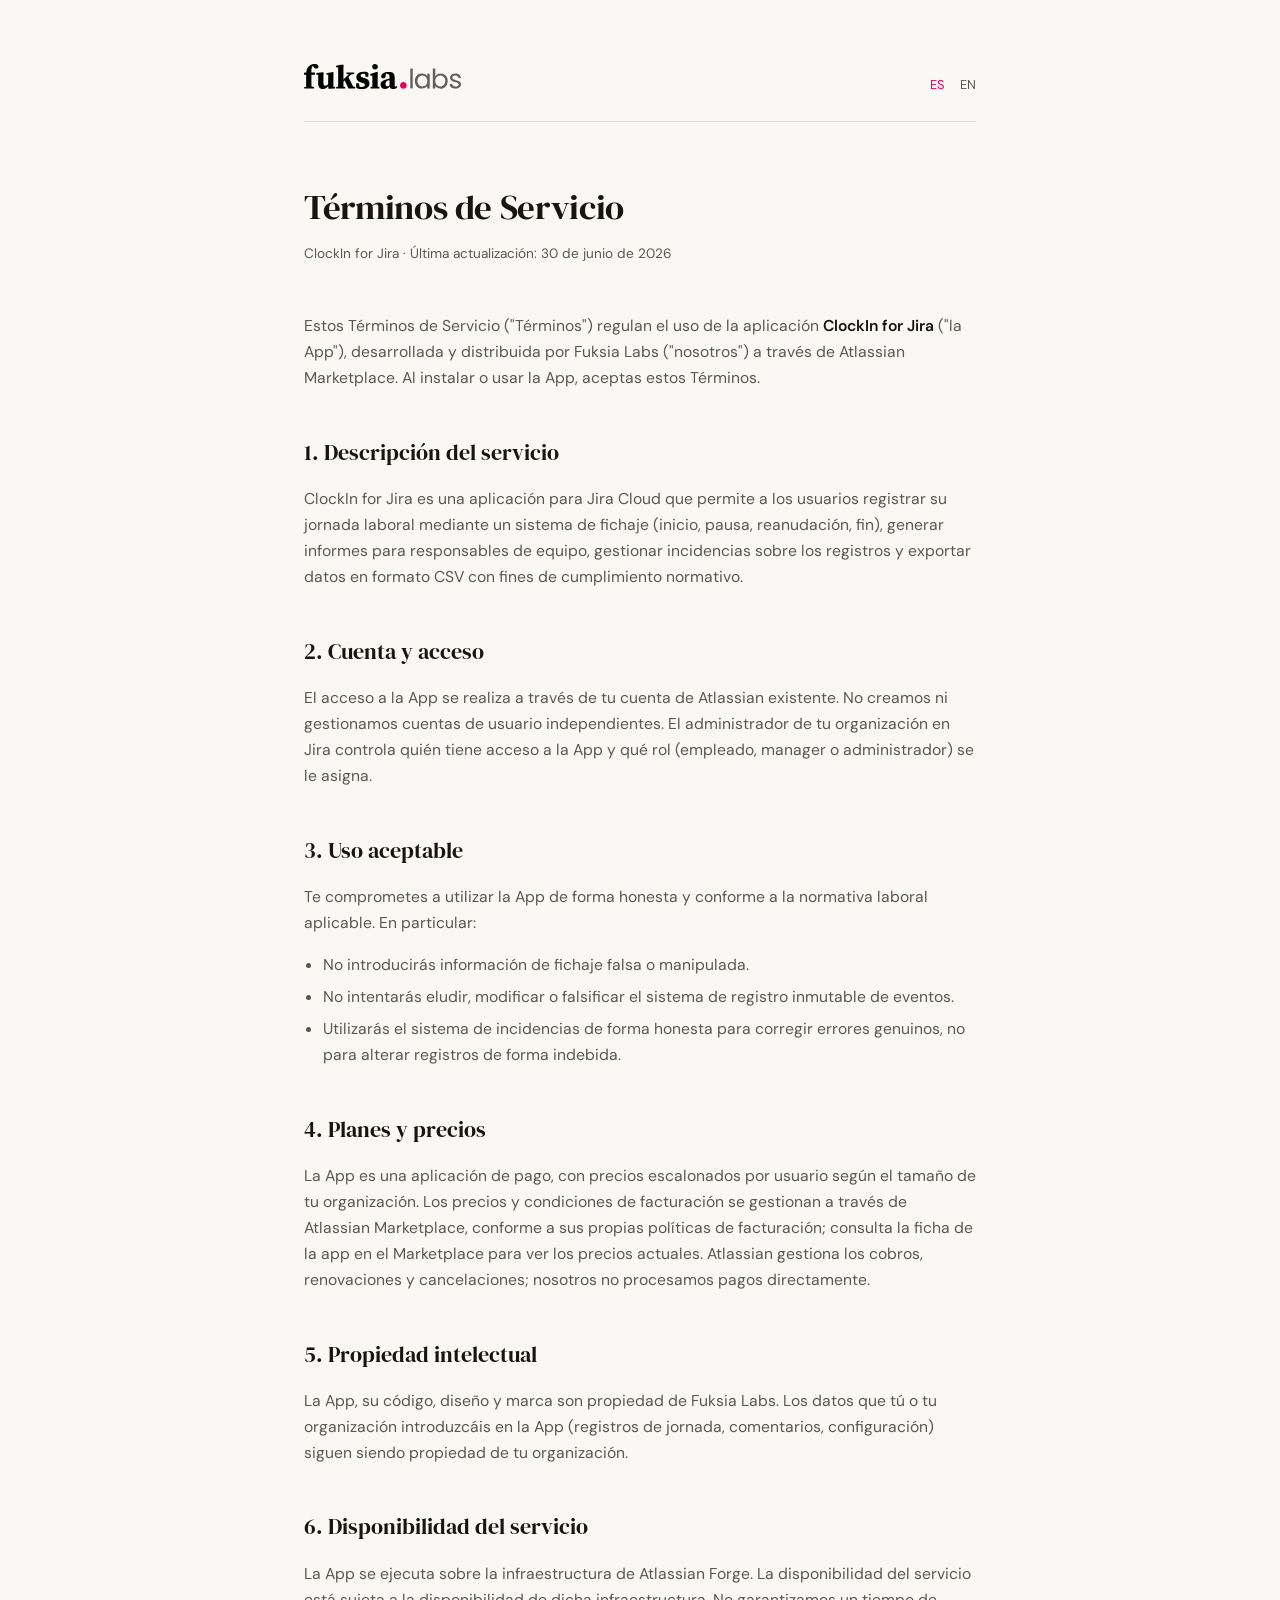
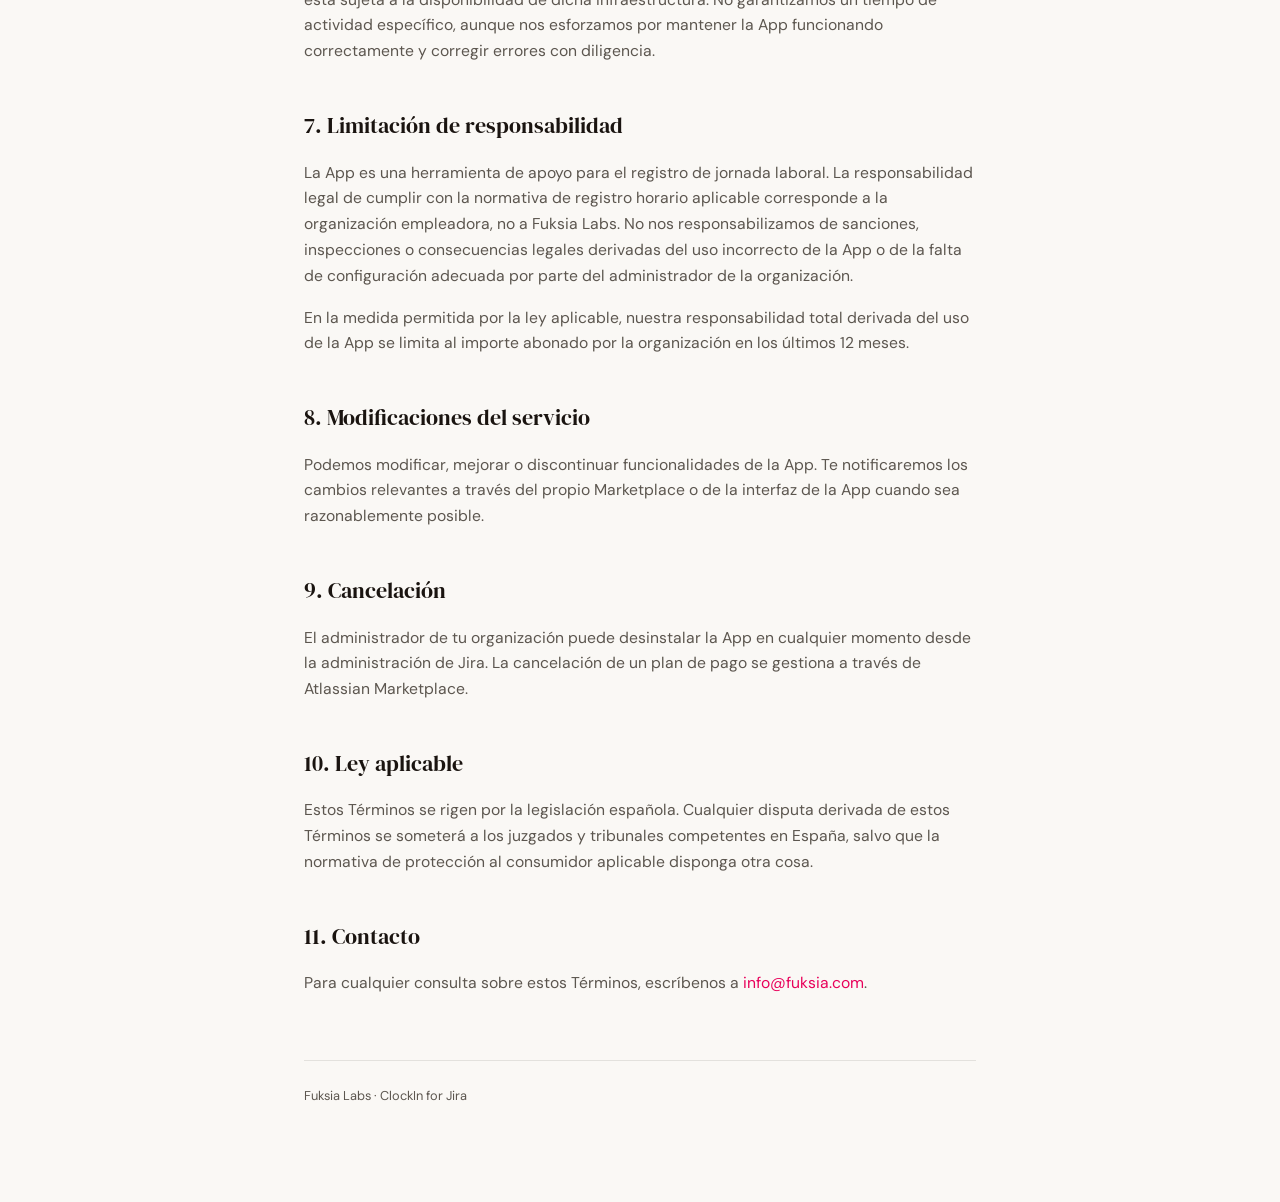
<file: es/terms.html>
<!DOCTYPE html>
<html lang="es">
<head>
<meta charset="UTF-8">
<meta name="viewport" content="width=device-width, initial-scale=1.0">
<title>Términos de Servicio — ClockIn for Jira | Fuksia Labs</title>
<meta name="description" content="Términos de Servicio de ClockIn for Jira: uso aceptable, planes y precios, responsabilidad, disponibilidad del servicio y condiciones de cancelación.">
<link rel="preconnect" href="https://fonts.googleapis.com">
<link rel="preconnect" href="https://fonts.gstatic.com" crossorigin>
<link href="https://fonts.googleapis.com/css2?family=DM+Serif+Display&family=DM+Sans:wght@400;500;600&display=swap" rel="stylesheet">
<link rel="stylesheet" href="/style.css">
<link rel="icon" href="/favicon.ico">
<link rel="canonical" href="https://www.fuksia.com/es/terms.html">
<link rel="alternate" hreflang="en" href="https://www.fuksia.com/en/terms.html">
<link rel="alternate" hreflang="es" href="https://www.fuksia.com/es/terms.html">
<link rel="alternate" hreflang="x-default" href="https://www.fuksia.com/en/terms.html">
</head>
<body>
<div class="wrap">
  <header class="top">
    <a class="brand" href="/labs.html"><img src="/logo-labs.svg" alt="Fuksia Labs" width="283" height="45" class="brand-logo"></a>
    <span class="lang-switch">
      <a href="/es/terms.html" class="active">ES</a>
      <a href="/en/terms.html">EN</a>
    </span>
  </header>

  <h1>Términos de Servicio</h1>
  <div class="meta">ClockIn for Jira · Última actualización: 30 de junio de 2026</div>

  <p>Estos Términos de Servicio ("Términos") regulan el uso de la aplicación <strong>ClockIn for Jira</strong> ("la App"), desarrollada y distribuida por Fuksia Labs ("nosotros") a través de Atlassian Marketplace. Al instalar o usar la App, aceptas estos Términos.</p>

  <h2>1. Descripción del servicio</h2>
  <p>ClockIn for Jira es una aplicación para Jira Cloud que permite a los usuarios registrar su jornada laboral mediante un sistema de fichaje (inicio, pausa, reanudación, fin), generar informes para responsables de equipo, gestionar incidencias sobre los registros y exportar datos en formato CSV con fines de cumplimiento normativo.</p>

  <h2>2. Cuenta y acceso</h2>
  <p>El acceso a la App se realiza a través de tu cuenta de Atlassian existente. No creamos ni gestionamos cuentas de usuario independientes. El administrador de tu organización en Jira controla quién tiene acceso a la App y qué rol (empleado, manager o administrador) se le asigna.</p>

  <h2>3. Uso aceptable</h2>
  <p>Te comprometes a utilizar la App de forma honesta y conforme a la normativa laboral aplicable. En particular:</p>
  <ul>
    <li>No introducirás información de fichaje falsa o manipulada.</li>
    <li>No intentarás eludir, modificar o falsificar el sistema de registro inmutable de eventos.</li>
    <li>Utilizarás el sistema de incidencias de forma honesta para corregir errores genuinos, no para alterar registros de forma indebida.</li>
  </ul>

  <h2>4. Planes y precios</h2>
  <p>La App es una aplicación de pago, con precios escalonados por usuario según el tamaño de tu organización. Los precios y condiciones de facturación se gestionan a través de Atlassian Marketplace, conforme a sus propias políticas de facturación; consulta la ficha de la app en el Marketplace para ver los precios actuales. Atlassian gestiona los cobros, renovaciones y cancelaciones; nosotros no procesamos pagos directamente.</p>

  <h2>5. Propiedad intelectual</h2>
  <p>La App, su código, diseño y marca son propiedad de Fuksia Labs. Los datos que tú o tu organización introduzcáis en la App (registros de jornada, comentarios, configuración) siguen siendo propiedad de tu organización.</p>

  <h2>6. Disponibilidad del servicio</h2>
  <p>La App se ejecuta sobre la infraestructura de Atlassian Forge. La disponibilidad del servicio está sujeta a la disponibilidad de dicha infraestructura. No garantizamos un tiempo de actividad específico, aunque nos esforzamos por mantener la App funcionando correctamente y corregir errores con diligencia.</p>

  <h2>7. Limitación de responsabilidad</h2>
  <p>La App es una herramienta de apoyo para el registro de jornada laboral. La responsabilidad legal de cumplir con la normativa de registro horario aplicable corresponde a la organización empleadora, no a Fuksia Labs. No nos responsabilizamos de sanciones, inspecciones o consecuencias legales derivadas del uso incorrecto de la App o de la falta de configuración adecuada por parte del administrador de la organización.</p>
  <p>En la medida permitida por la ley aplicable, nuestra responsabilidad total derivada del uso de la App se limita al importe abonado por la organización en los últimos 12 meses.</p>

  <h2>8. Modificaciones del servicio</h2>
  <p>Podemos modificar, mejorar o discontinuar funcionalidades de la App. Te notificaremos los cambios relevantes a través del propio Marketplace o de la interfaz de la App cuando sea razonablemente posible.</p>

  <h2>9. Cancelación</h2>
  <p>El administrador de tu organización puede desinstalar la App en cualquier momento desde la administración de Jira. La cancelación de un plan de pago se gestiona a través de Atlassian Marketplace.</p>

  <h2>10. Ley aplicable</h2>
  <p>Estos Términos se rigen por la legislación española. Cualquier disputa derivada de estos Términos se someterá a los juzgados y tribunales competentes en España, salvo que la normativa de protección al consumidor aplicable disponga otra cosa.</p>

  <h2>11. Contacto</h2>
  <p>Para cualquier consulta sobre estos Términos, escríbenos a <a href="mailto:info@fuksia.com">info@fuksia.com</a>.</p>

  <footer class="bottom">Fuksia Labs · ClockIn for Jira</footer>
</div>
</body>
</html>
</file>
<file: style.css>
:root {
  --ink: #1a1410;
  --ink-soft: #5c564f;
  --paper: #faf8f5;
  --line: rgba(26, 20, 16, 0.1);
  --accent: #e8005a;
  --serif: 'DM Serif Display', Georgia, serif;
  --sans: 'DM Sans', system-ui, -apple-system, sans-serif;
}

* { box-sizing: border-box; }

body {
  margin: 0;
  background: var(--paper);
  color: var(--ink);
  font-family: var(--sans);
  line-height: 1.65;
  -webkit-font-smoothing: antialiased;
}

.wrap {
  max-width: 720px;
  margin: 0 auto;
  padding: 4rem 1.5rem 6rem;
}

header.top {
  display: flex;
  align-items: baseline;
  justify-content: space-between;
  margin-bottom: 3.5rem;
  padding-bottom: 1.5rem;
  border-bottom: 1px solid var(--line);
}

.brand {
  display: inline-flex;
  align-items: center;
  text-decoration: none;
}
.brand:hover { text-decoration: none; }
.brand-logo {
  height: 25px;
  width: auto;
  display: block;
}

.lang-switch a {
  font-family: var(--sans);
  font-size: 0.8rem;
  color: var(--ink-soft);
  text-decoration: none;
  margin-left: 0.75rem;
}
.lang-switch a.active { color: var(--accent); }

h1 {
  font-family: var(--serif);
  font-size: 2.2rem;
  font-weight: 400;
  margin: 0 0 0.4rem;
  letter-spacing: -0.01em;
}

.meta {
  font-family: var(--sans);
  font-size: 0.85rem;
  color: var(--ink-soft);
  margin-bottom: 3rem;
}

h2 {
  font-family: var(--serif);
  font-size: 1.35rem;
  font-weight: 400;
  margin: 2.75rem 0 0.9rem;
}

h3 {
  font-family: var(--sans);
  font-size: 1rem;
  font-weight: 600;
  margin: 1.75rem 0 0.6rem;
}

p, li { color: var(--ink-soft); font-size: 0.98rem; }
strong { color: var(--ink); font-weight: 600; }

a { color: var(--accent); text-decoration: none; }
a:hover { text-decoration: underline; text-underline-offset: 3px; }

ul { padding-left: 1.2rem; }
li { margin-bottom: 0.4rem; }

table {
  width: 100%;
  border-collapse: collapse;
  margin: 1.25rem 0;
  font-size: 0.9rem;
}
th, td {
  text-align: left;
  padding: 0.55rem 0.75rem;
  border-bottom: 1px solid var(--line);
}
th {
  font-family: var(--sans);
  font-size: 0.75rem;
  font-weight: 600;
  letter-spacing: 0.04em;
  text-transform: uppercase;
  color: var(--ink-soft);
}

footer.bottom {
  margin-top: 4rem;
  padding-top: 1.5rem;
  border-top: 1px solid var(--line);
  font-family: var(--sans);
  font-size: 0.8rem;
  color: var(--ink-soft);
}

@media (max-width: 600px) {
  .wrap { padding: 2.5rem 1.25rem 4rem; }
  h1 { font-size: 1.8rem; }
}
</file>
